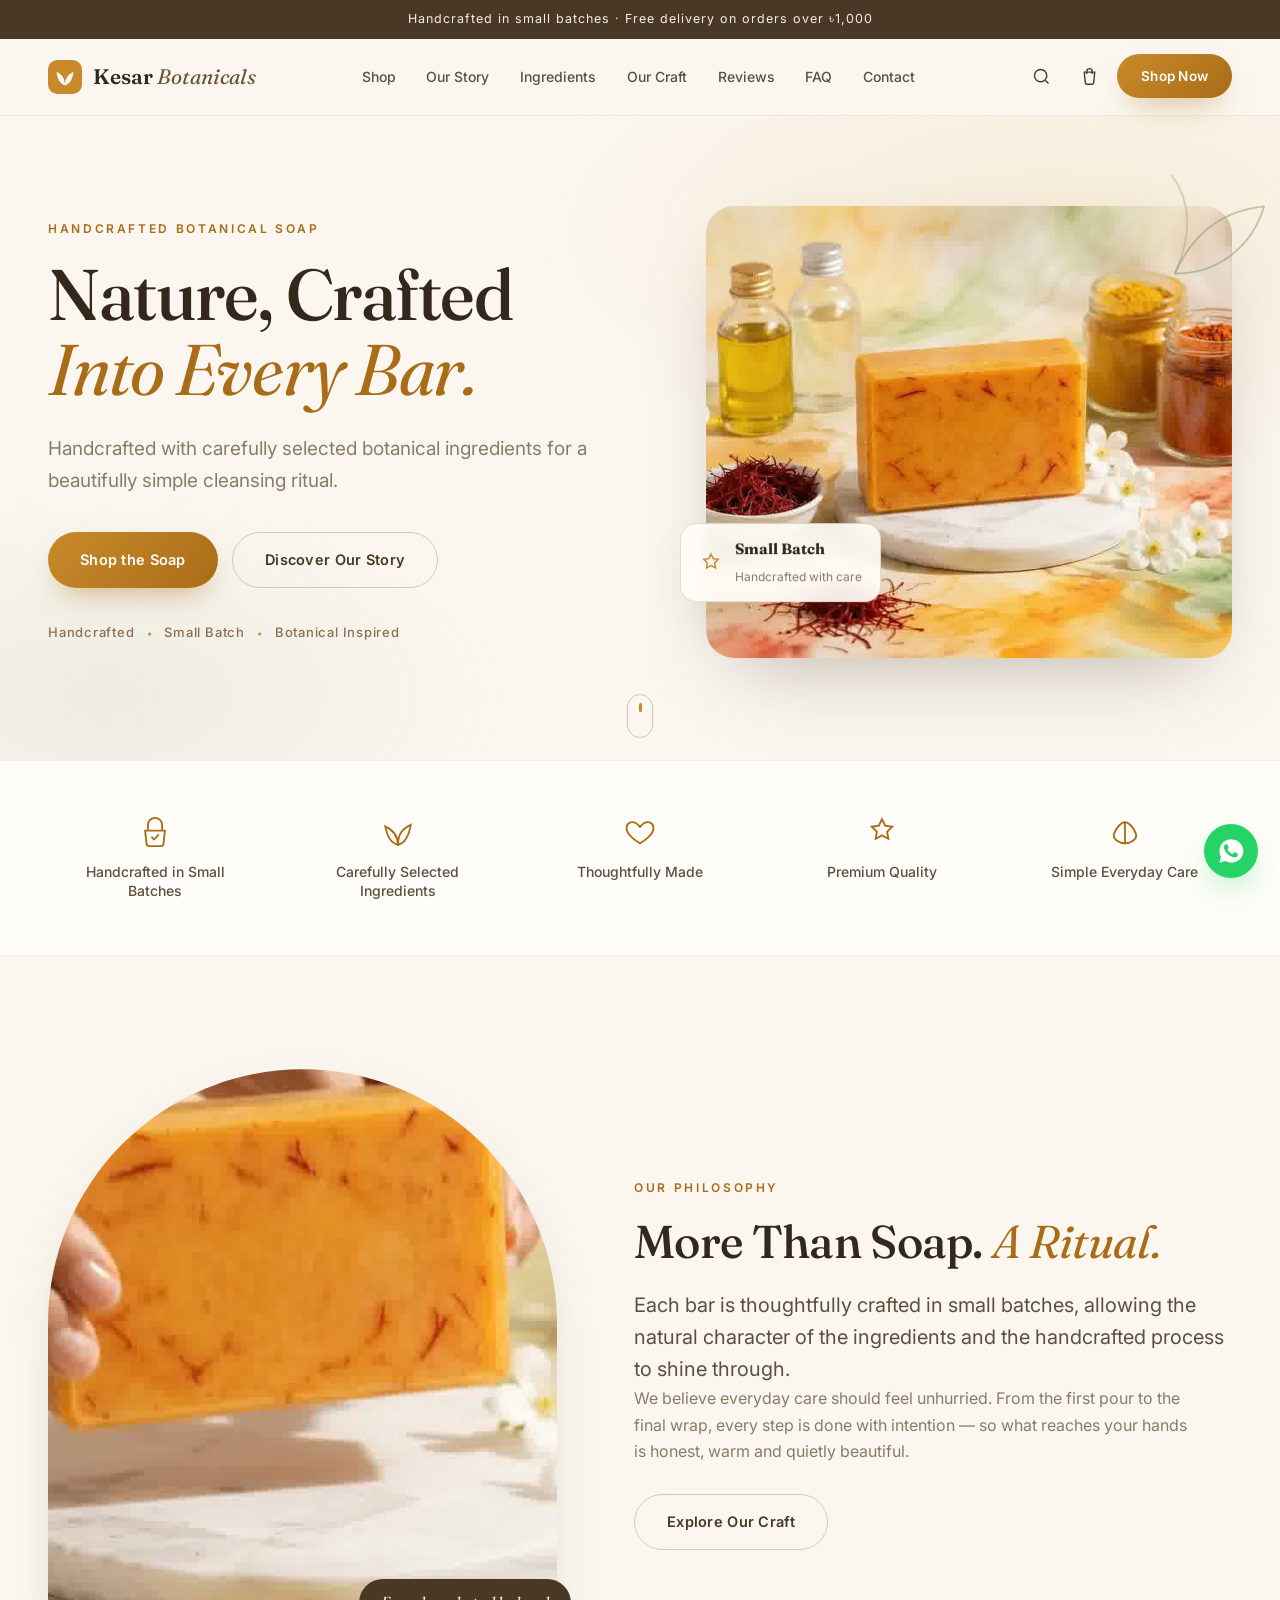
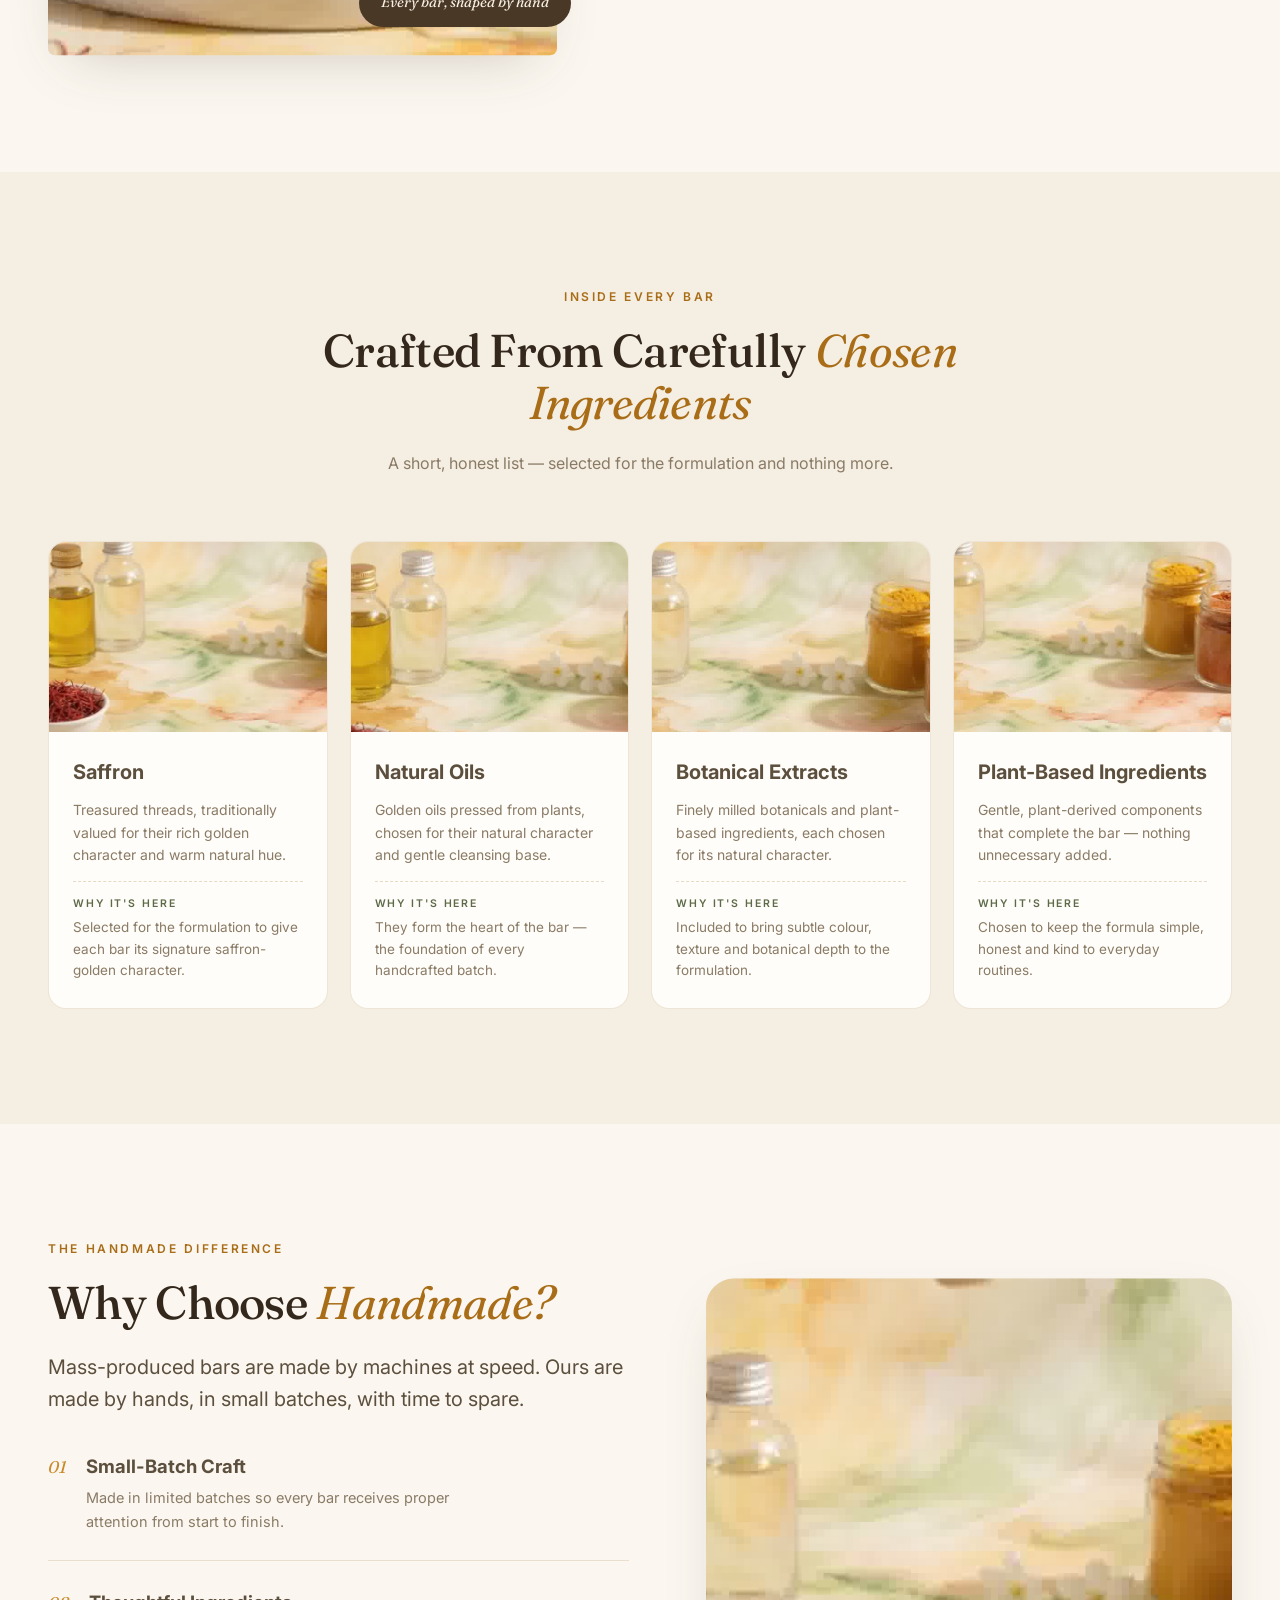
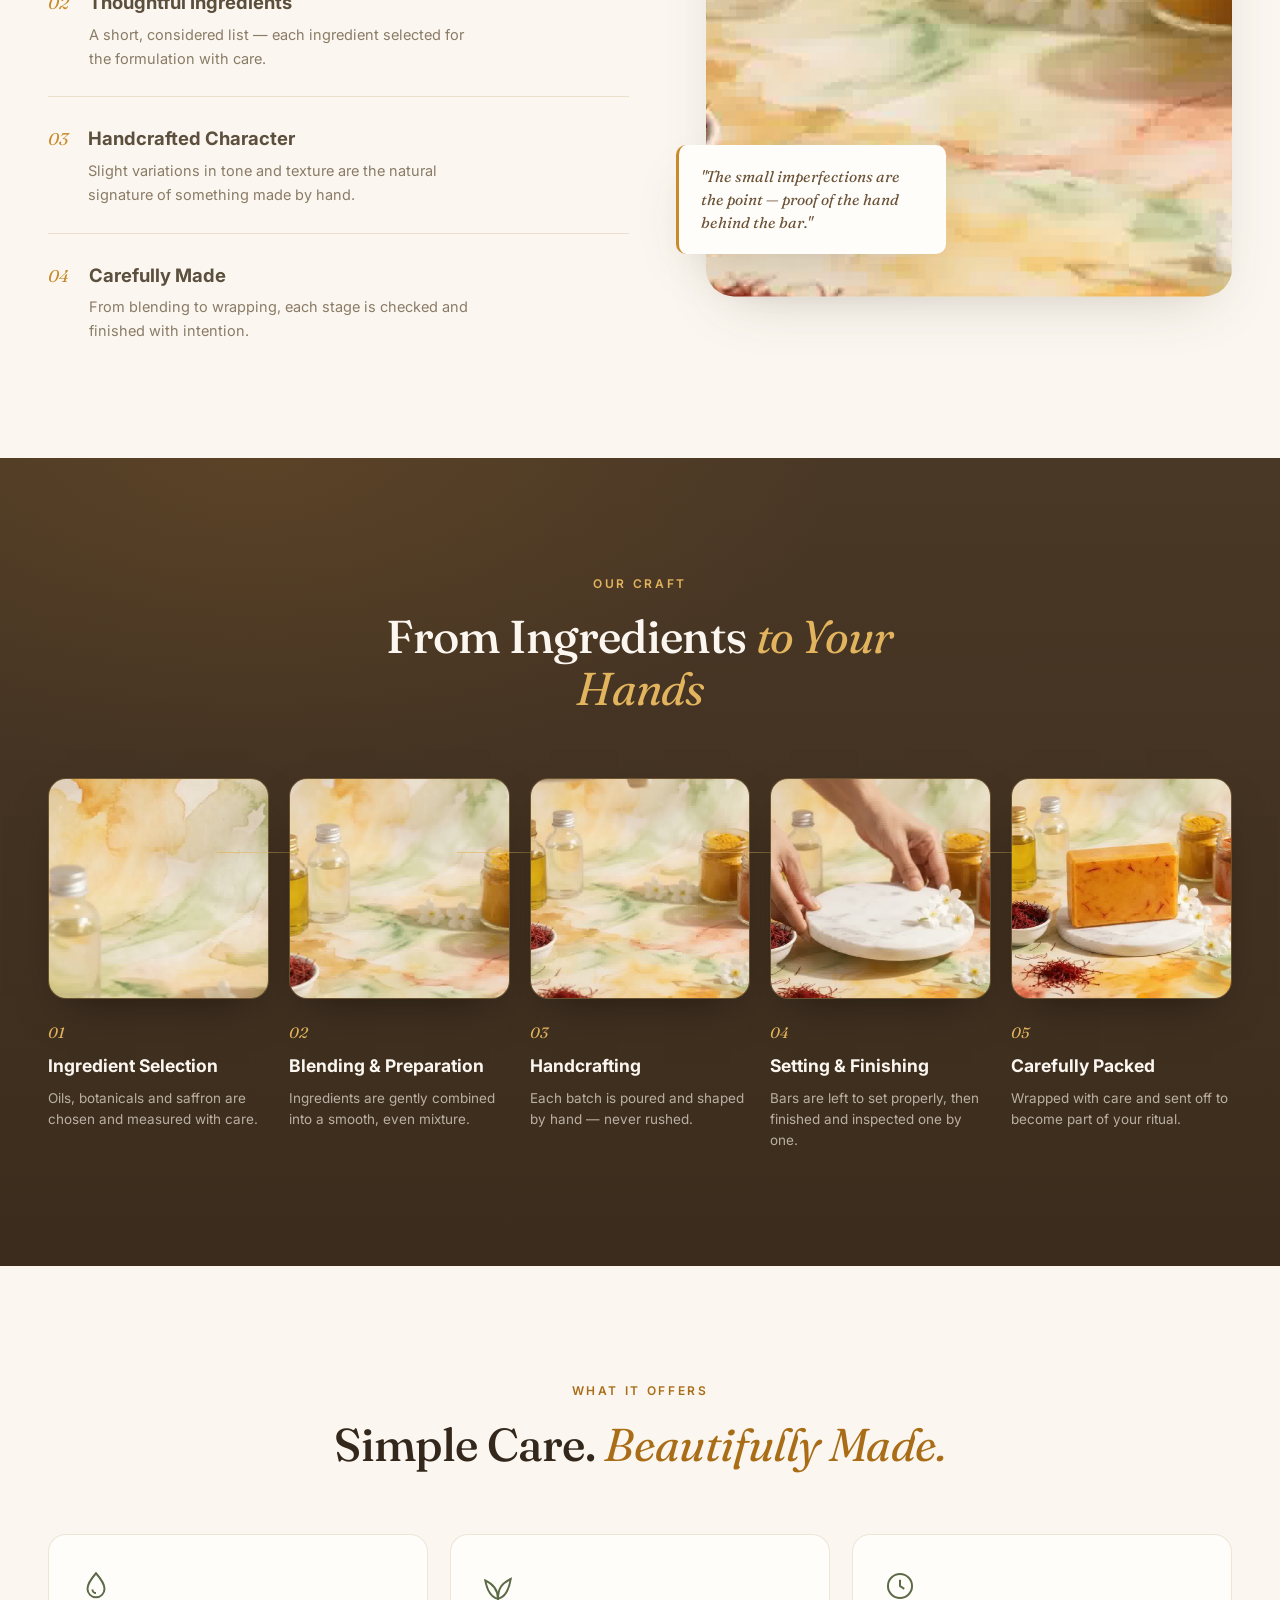
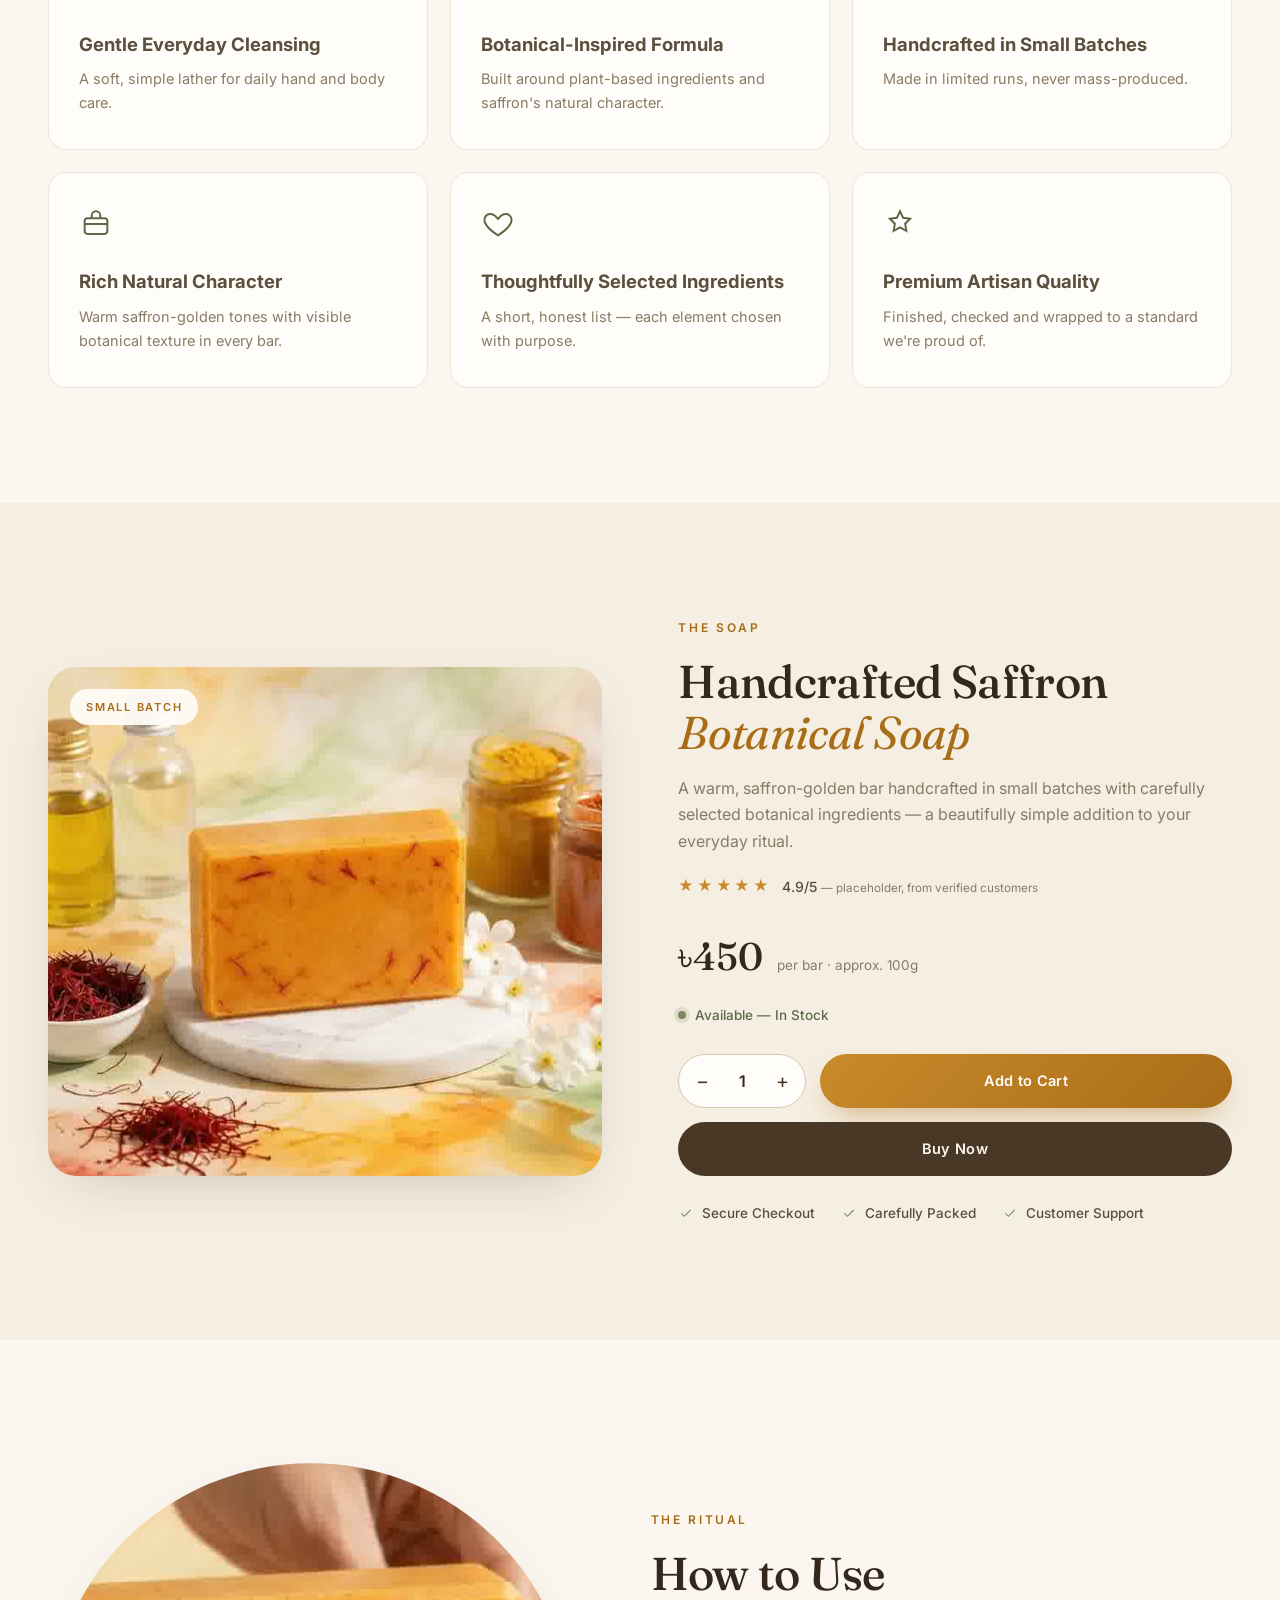
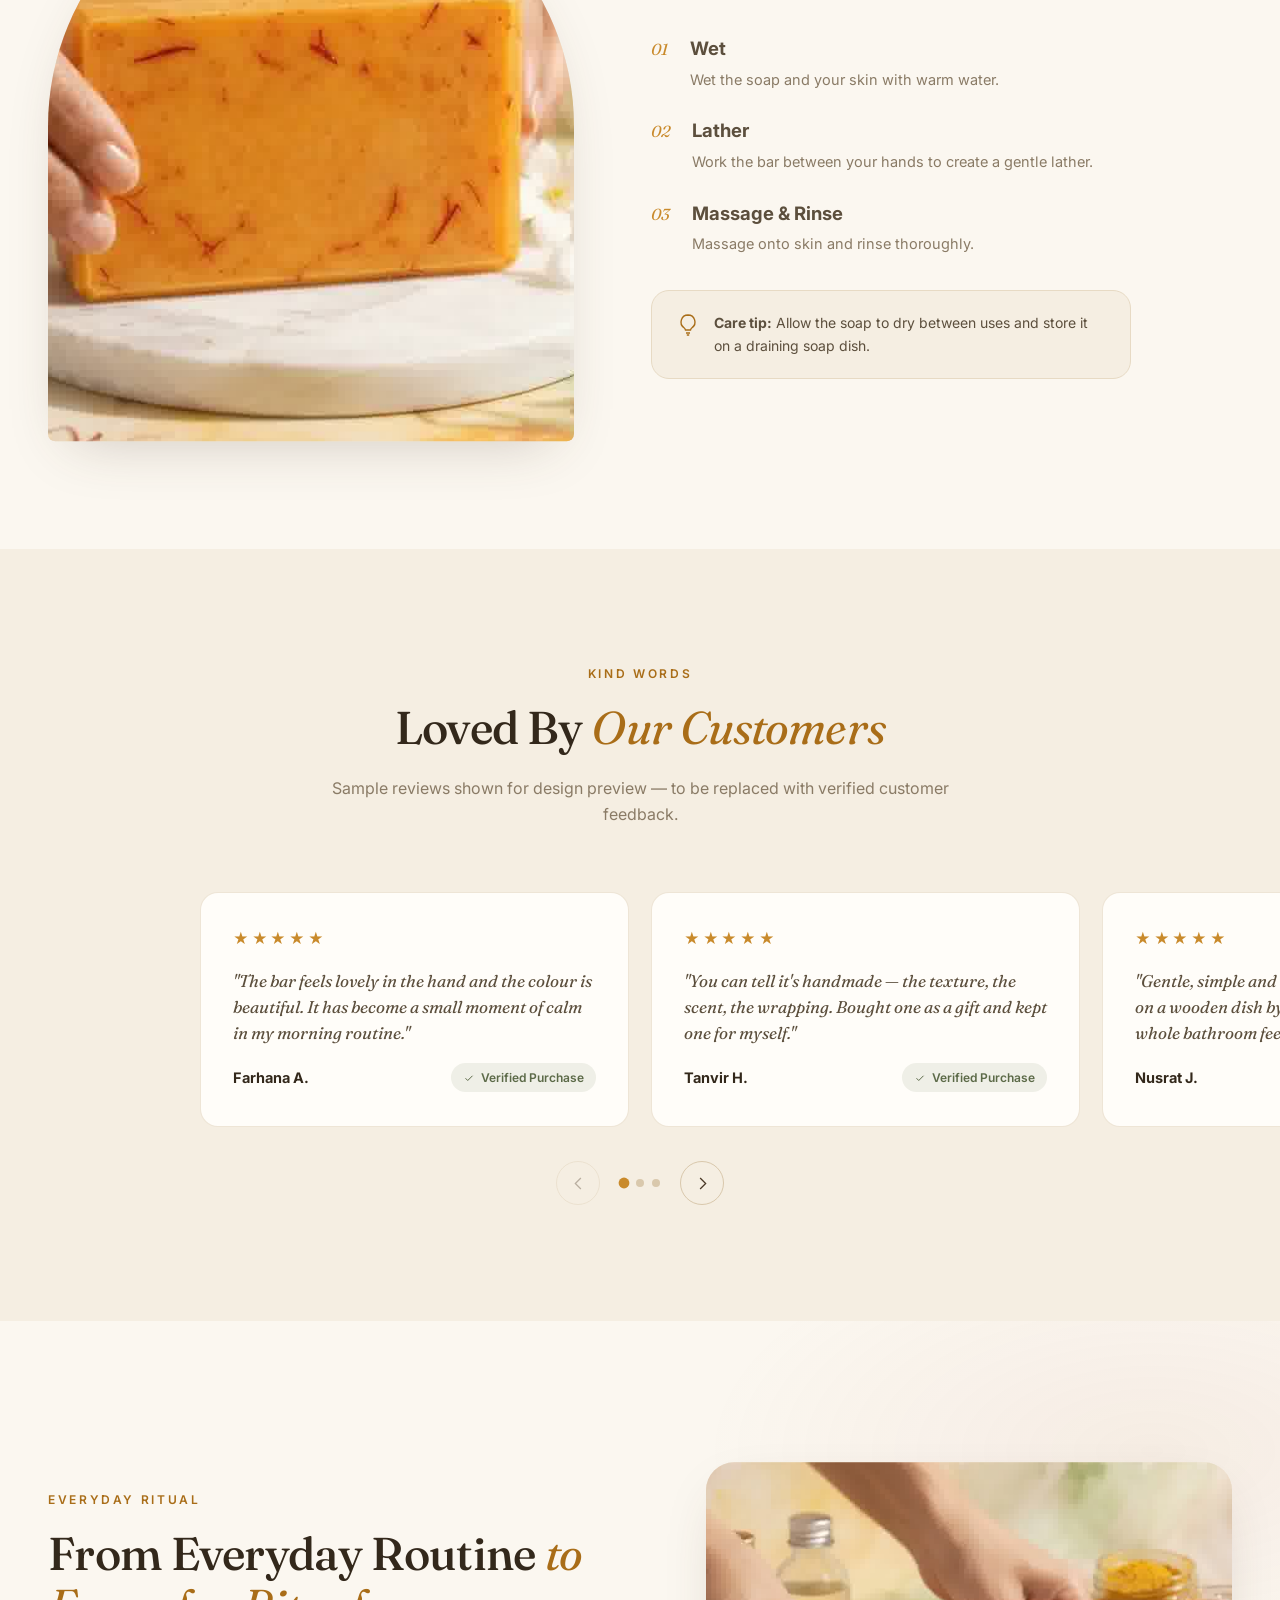
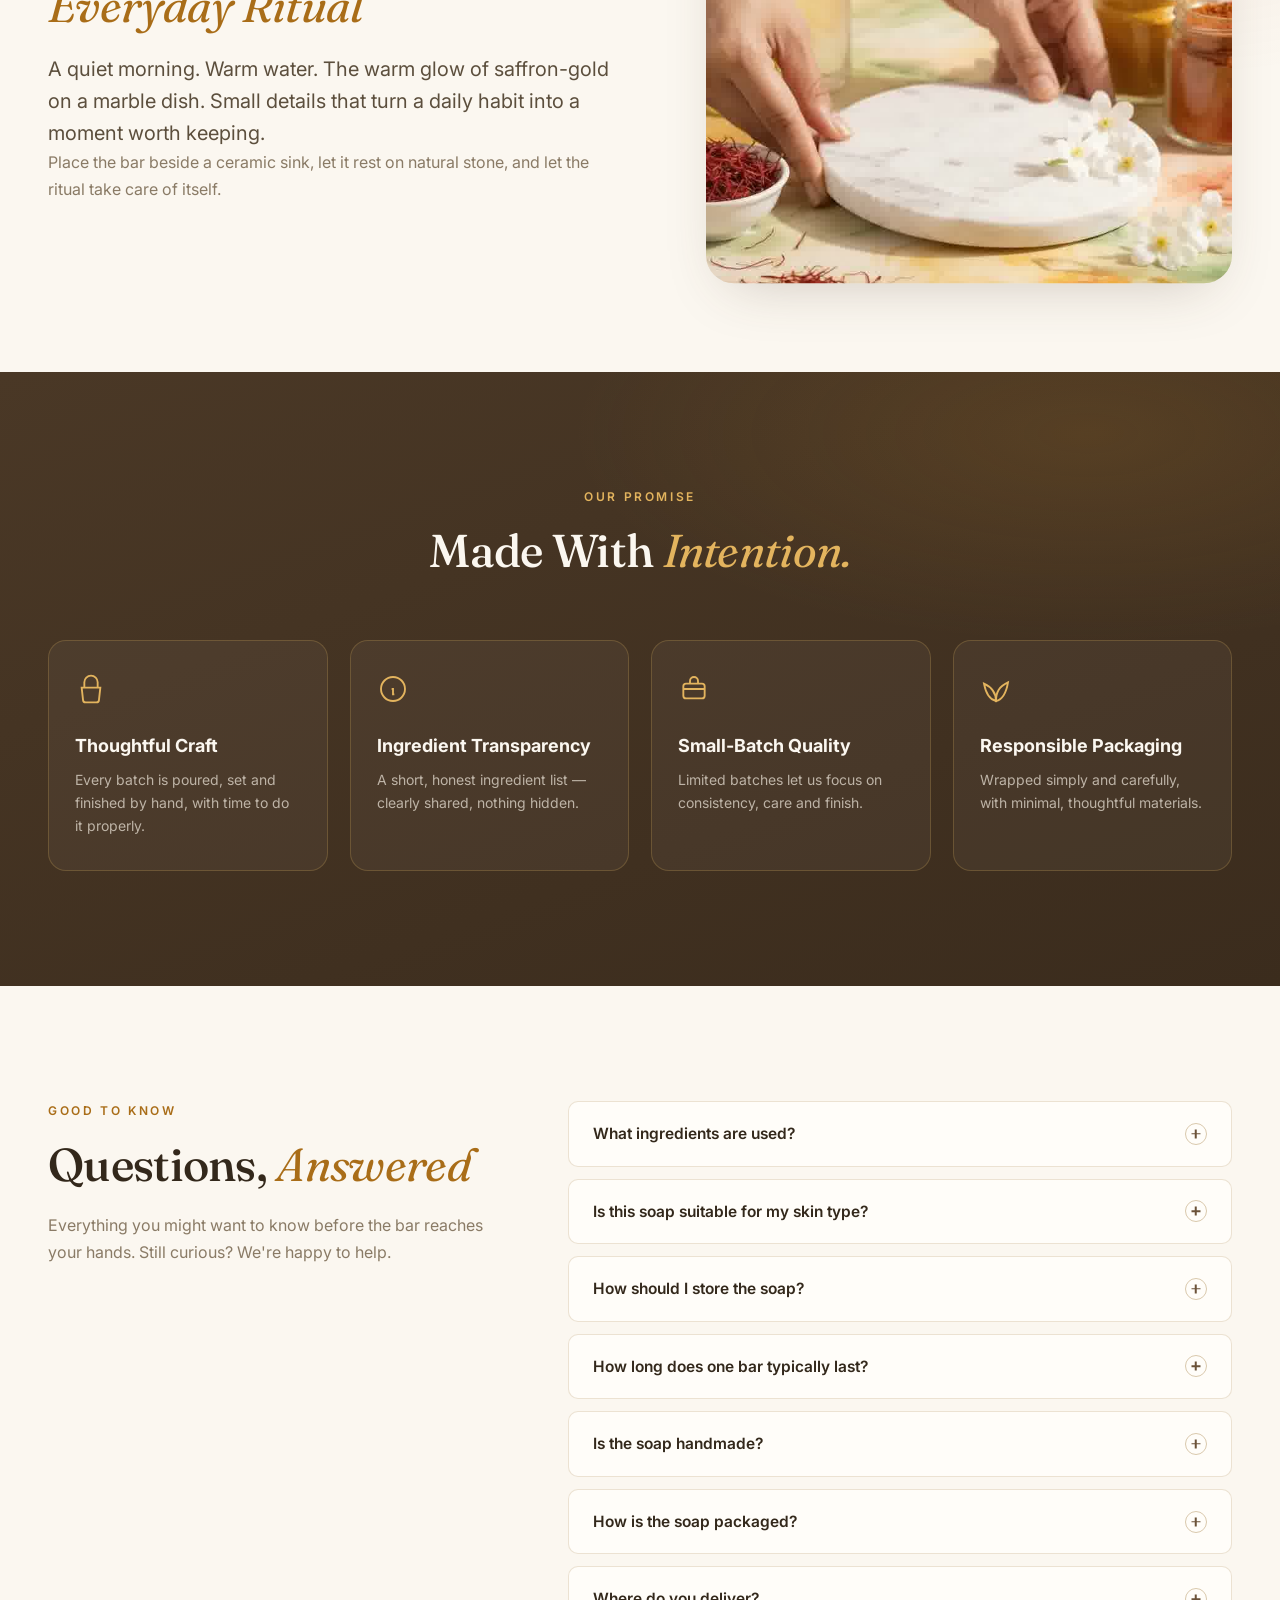
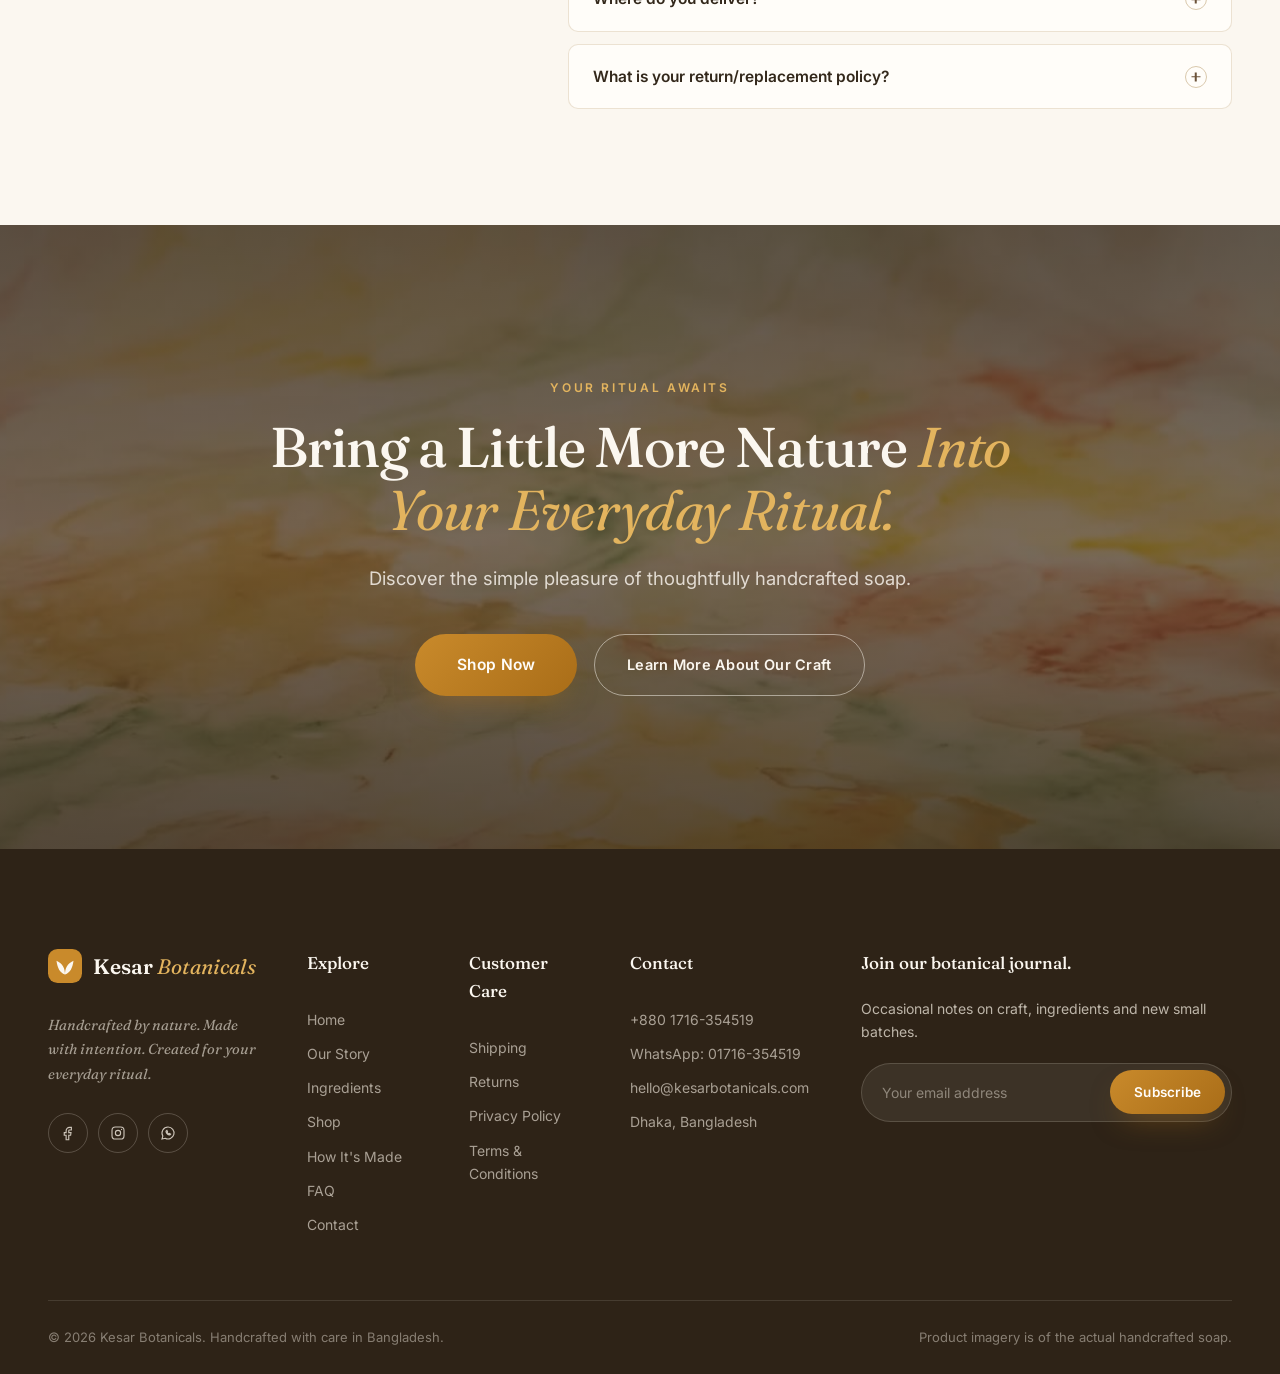
<file: index.html>
<!DOCTYPE html>
<html lang="en">
<head>
<meta charset="UTF-8">
<meta name="viewport" content="width=device-width, initial-scale=1.0">
<title>Kesar Botanicals — Handcrafted Saffron Botanical Soap</title>
<meta name="description" content="Handcrafted saffron botanical soap, made in small batches with carefully selected natural ingredients. Nature, crafted into every bar.">
<link rel="icon" href="data:image/svg+xml,<svg xmlns='http://www.w3.org/2000/svg' viewBox='0 0 32 32'><rect width='32' height='32' rx='8' fill='%23C98A2B'/><path d='M16 24c0-6 2-10 8-13-1 7-3 11-8 13zm0 0c0-6-2-10-8-13 1 7 3 11 8 13z' fill='%23FBF7F0'/></svg>">
<link rel="preconnect" href="https://fonts.googleapis.com">
<link rel="preconnect" href="https://fonts.gstatic.com" crossorigin>
<link href="https://fonts.googleapis.com/css2?family=Fraunces:ital,opsz,wght@0,9..144,300;0,9..144,400;0,9..144,500;0,9..144,600;1,9..144,300;1,9..144,400;1,9..144,500&family=Inter:wght@300;400;500;600&display=swap" rel="stylesheet">
<link rel="stylesheet" href="css/style.css">
</head>
<body>

<!-- ============ ANNOUNCEMENT BAR ============ -->
<div class="announce">Handcrafted in small batches · Free delivery on orders over ৳1,000</div>

<!-- ============ NAVIGATION ============ -->
<header class="nav" id="nav">
  <div class="container nav__inner">
    <a href="#hero" class="nav__logo" aria-label="Kesar Botanicals home">
      <svg viewBox="0 0 32 32" class="nav__logo-mark" aria-hidden="true"><rect width="32" height="32" rx="9" fill="var(--saffron)"/><path d="M16 24c0-6 2-10 8-13-1 7-3 11-8 13zm0 0c0-6-2-10-8-13 1 7 3 11 8 13z" fill="var(--ivory)"/></svg>
      <span>Kesar<em> Botanicals</em></span>
    </a>

    <nav class="nav__links" id="navLinks" aria-label="Primary">
      <a href="#shop">Shop</a>
      <a href="#story">Our Story</a>
      <a href="#ingredients">Ingredients</a>
      <a href="#craft">Our Craft</a>
      <a href="#reviews">Reviews</a>
      <a href="#faq">FAQ</a>
      <a href="#contact">Contact</a>
    </nav>

    <div class="nav__actions">
      <button class="icon-btn" aria-label="Search">
        <svg viewBox="0 0 24 24" fill="none" stroke="currentColor" stroke-width="1.6"><circle cx="11" cy="11" r="7"/><path d="M20 20l-3.5-3.5"/></svg>
      </button>
      <button class="icon-btn cart-btn" id="cartBtn" aria-label="Cart">
        <svg viewBox="0 0 24 24" fill="none" stroke="currentColor" stroke-width="1.6"><path d="M6 7h12l-1.2 12.2a1.8 1.8 0 0 1-1.8 1.6H9a1.8 1.8 0 0 1-1.8-1.6L6 7z"/><path d="M9 9V6a3 3 0 0 1 6 0v3"/></svg>
        <span class="cart-count" id="cartCount">0</span>
      </button>
      <a href="#shop" class="btn btn--primary btn--sm nav__cta">Shop Now</a>
      <button class="icon-btn nav__burger" id="burger" aria-label="Menu" aria-expanded="false">
        <svg viewBox="0 0 24 24" fill="none" stroke="currentColor" stroke-width="1.6"><path d="M4 7h16M4 12h16M4 17h16"/></svg>
      </button>
    </div>
  </div>
</header>

<!-- ============ 01 · HERO ============ -->
<section class="hero" id="hero">
  <div class="container hero__grid">
    <div class="hero__content">
      <p class="eyebrow reveal">Handcrafted Botanical Soap</p>
      <h1 class="hero__title reveal d1">Nature, Crafted <em>Into Every Bar.</em></h1>
      <p class="hero__sub reveal d2">Handcrafted with carefully selected botanical ingredients for a beautifully simple cleansing ritual.</p>
      <div class="hero__cta reveal d3">
        <a href="#shop" class="btn btn--primary">Shop the Soap</a>
        <a href="#story" class="btn btn--ghost">Discover Our Story</a>
      </div>
      <p class="hero__trust reveal d4">
        <span>Handcrafted</span><i>•</i><span>Small Batch</span><i>•</i><span>Botanical Inspired</span>
      </p>
    </div>

    <div class="hero__visual reveal d2">
      <div class="hero__frame" data-parallax="0.05">
        <img src="Images-jpg/Images/ezgif-frame-300.jpg" alt="Handcrafted saffron botanical soap resting on a marble dish, styled with saffron threads, natural oils and white blossoms" fetchpriority="high">
      </div>
      <div class="hero__badge" data-parallax="0.12">
        <svg viewBox="0 0 24 24" fill="none" stroke="currentColor" stroke-width="1.5" aria-hidden="true"><path d="M12 3l2.2 4.6 5 .7-3.6 3.5.9 5-4.5-2.4L7.5 16.8l.9-5L4.8 8.3l5-.7L12 3z"/></svg>
        <div><strong>Small Batch</strong><span>Handcrafted with care</span></div>
      </div>
      <svg class="hero__leaf" viewBox="0 0 120 120" aria-hidden="true"><path d="M60 110C60 70 75 40 110 20c5 40-15 75-50 90z" fill="none" stroke="var(--green)" stroke-width="1.4" opacity=".55"/><path d="M60 110C60 75 50 45 20 28" fill="none" stroke="var(--green)" stroke-width="1.2" opacity=".4"/></svg>
    </div>
  </div>
  <a href="#promise" class="hero__scroll" aria-label="Scroll to content"><span></span></a>
</section>

<!-- ============ 02 · TRUST / BRAND PROMISE ============ -->
<section class="promise" id="promise">
  <div class="container">
    <ul class="promise__grid">
      <li class="promise__item reveal">
        <svg viewBox="0 0 24 24" fill="none" stroke="currentColor" stroke-width="1.4"><path d="M7 11V7a5 5 0 0 1 10 0v4"/><path d="M5 11h14l-1 9a2 2 0 0 1-2 2H8a2 2 0 0 1-2-2l-1-9z"/><path d="M9.5 15.5l1.8 1.8 3.4-3.6"/></svg>
        <h3>Handcrafted in Small Batches</h3>
      </li>
      <li class="promise__item reveal d1">
        <svg viewBox="0 0 24 24" fill="none" stroke="currentColor" stroke-width="1.4"><path d="M12 21c0-7 2.5-11 9-14-1.5 9-4.5 13-9 14z"/><path d="M12 21C12 15 9.5 11 3 8c1.5 8 4.5 12 9 13z"/></svg>
        <h3>Carefully Selected Ingredients</h3>
      </li>
      <li class="promise__item reveal d2">
        <svg viewBox="0 0 24 24" fill="none" stroke="currentColor" stroke-width="1.4"><path d="M12 20s-7-4.3-9-8.5C1.5 8 3.5 5 6.5 5c2 0 3.7 1.2 5.5 3.4C13.8 6.2 15.5 5 17.5 5c3 0 5 3 3.5 6.5-2 4.2-9 8.5-9 8.5z"/></svg>
        <h3>Thoughtfully Made</h3>
      </li>
      <li class="promise__item reveal d3">
        <svg viewBox="0 0 24 24" fill="none" stroke="currentColor" stroke-width="1.4"><path d="M12 3l2.2 4.6 5 .7-3.6 3.5.9 5-4.5-2.4L7.5 16.8l.9-5L4.8 8.3l5-.7L12 3z"/></svg>
        <h3>Premium Quality</h3>
      </li>
      <li class="promise__item reveal d4">
        <svg viewBox="0 0 24 24" fill="none" stroke="currentColor" stroke-width="1.4"><path d="M4 14c2-6 6-9 8-9s6 3 8 9"/><path d="M4 14c0 3.3 3.6 6 8 6s8-2.7 8-6"/><path d="M12 5v15"/></svg>
        <h3>Simple Everyday Care</h3>
      </li>
    </ul>
  </div>
</section>

<!-- ============ 03 · PRODUCT STORY ============ -->
<section class="story section" id="story">
  <div class="container story__grid">
    <div class="story__visual reveal">
      <div class="frame frame--arch" data-parallax="0.04">
        <img src="Images-jpg/Images/ezgif-frame-199.jpg" alt="Hands holding the handcrafted saffron soap above a marble dish" loading="lazy">
      </div>
      <div class="story__chip">Every bar, shaped by hand</div>
    </div>
    <div class="story__content">
      <p class="eyebrow reveal">Our Philosophy</p>
      <h2 class="h2 reveal d1">More Than Soap. <em>A Ritual.</em></h2>
      <p class="lead reveal d2">Each bar is thoughtfully crafted in small batches, allowing the natural character of the ingredients and the handcrafted process to shine through.</p>
      <p class="body reveal d3">We believe everyday care should feel unhurried. From the first pour to the final wrap, every step is done with intention — so what reaches your hands is honest, warm and quietly beautiful.</p>
      <a href="#craft" class="btn btn--ghost reveal d4">Explore Our Craft</a>
    </div>
  </div>
</section>

<!-- ============ 04 · INGREDIENTS ============ -->
<section class="ingredients section section--cream" id="ingredients">
  <div class="container">
    <div class="section-head">
      <p class="eyebrow reveal">Inside Every Bar</p>
      <h2 class="h2 reveal d1">Crafted From Carefully <em>Chosen Ingredients</em></h2>
      <p class="section-head__sub reveal d2">A short, honest list — selected for the formulation and nothing more.</p>
    </div>

    <div class="ing-grid">
      <article class="ing-card reveal">
        <div class="ing-card__img"><img src="Images-jpg/Images/ezgif-frame-150.jpg" alt="Bowl of deep red saffron threads" style="object-position:14% 80%" loading="lazy"></div>
        <div class="ing-card__body">
          <h3>Saffron</h3>
          <p>Treasured threads, traditionally valued for their rich golden character and warm natural hue.</p>
          <p class="ing-card__why"><span>Why it's here</span>Selected for the formulation to give each bar its signature saffron-golden character.</p>
        </div>
      </article>

      <article class="ing-card reveal d1">
        <div class="ing-card__img"><img src="Images-jpg/Images/ezgif-frame-100.jpg" alt="Bottles of golden natural oils" style="object-position:24% 42%" loading="lazy"></div>
        <div class="ing-card__body">
          <h3>Natural Oils</h3>
          <p>Golden oils pressed from plants, chosen for their natural character and gentle cleansing base.</p>
          <p class="ing-card__why"><span>Why it's here</span>They form the heart of the bar — the foundation of every handcrafted batch.</p>
        </div>
      </article>

      <article class="ing-card reveal d2">
        <div class="ing-card__img"><img src="Images-jpg/Images/ezgif-frame-100.jpg" alt="Jars of finely milled botanical powders" style="object-position:86% 42%" loading="lazy"></div>
        <div class="ing-card__body">
          <h3>Botanical Extracts</h3>
          <p>Finely milled botanicals and plant-based ingredients, each chosen for its natural character.</p>
          <p class="ing-card__why"><span>Why it's here</span>Included to bring subtle colour, texture and botanical depth to the formulation.</p>
        </div>
      </article>

      <article class="ing-card reveal d3">
        <div class="ing-card__img"><img src="Images-jpg/Images/ezgif-frame-150.jpg" alt="Delicate white jasmine blossoms" style="object-position:82% 88%" loading="lazy"></div>
        <div class="ing-card__body">
          <h3>Plant-Based Ingredients</h3>
          <p>Gentle, plant-derived components that complete the bar — nothing unnecessary added.</p>
          <p class="ing-card__why"><span>Why it's here</span>Chosen to keep the formula simple, honest and kind to everyday routines.</p>
        </div>
      </article>
    </div>
  </div>
</section>

<!-- ============ 05 · WHY HANDMADE ============ -->
<section class="why section" id="why">
  <div class="container why__grid">
    <div class="why__content">
      <p class="eyebrow reveal">The Handmade Difference</p>
      <h2 class="h2 reveal d1">Why Choose <em>Handmade?</em></h2>
      <p class="lead reveal d2">Mass-produced bars are made by machines at speed. Ours are made by hands, in small batches, with time to spare.</p>

      <ul class="why__list">
        <li class="reveal d2">
          <span class="why__num">01</span>
          <div><h3>Small-Batch Craft</h3><p>Made in limited batches so every bar receives proper attention from start to finish.</p></div>
        </li>
        <li class="reveal d3">
          <span class="why__num">02</span>
          <div><h3>Thoughtful Ingredients</h3><p>A short, considered list — each ingredient selected for the formulation with care.</p></div>
        </li>
        <li class="reveal d4">
          <span class="why__num">03</span>
          <div><h3>Handcrafted Character</h3><p>Slight variations in tone and texture are the natural signature of something made by hand.</p></div>
        </li>
        <li class="reveal d5">
          <span class="why__num">04</span>
          <div><h3>Carefully Made</h3><p>From blending to wrapping, each stage is checked and finished with intention.</p></div>
        </li>
      </ul>
    </div>

    <div class="why__visual reveal d2">
      <div class="frame frame--tall" data-parallax="0.05">
        <img src="Images-jpg/Images/ezgif-frame-150.jpg" alt="Botanical powders, saffron threads and blossoms arranged on a hand-painted surface" loading="lazy">
      </div>
      <div class="why__quote">
        <p>"The small imperfections are the point — proof of the hand behind the bar."</p>
      </div>
    </div>
  </div>
</section>

<!-- ============ 06 · HOW IT'S MADE ============ -->
<section class="craft section section--deep" id="craft">
  <div class="container">
    <div class="section-head">
      <p class="eyebrow eyebrow--light reveal">Our Craft</p>
      <h2 class="h2 h2--light reveal d1">From Ingredients <em>to Your Hands</em></h2>
    </div>

    <ol class="steps">
      <li class="step reveal">
        <div class="step__img"><img src="Images-jpg/Images/ezgif-frame-050.jpg" alt="Golden oils and ingredient bottles gathered for a new batch" loading="lazy"></div>
        <span class="step__num">01</span>
        <h3>Ingredient Selection</h3>
        <p>Oils, botanicals and saffron are chosen and measured with care.</p>
      </li>
      <li class="step reveal d1">
        <div class="step__img"><img src="Images-jpg/Images/ezgif-frame-100.jpg" alt="Natural oils and botanical powders prepared for blending" loading="lazy"></div>
        <span class="step__num">02</span>
        <h3>Blending &amp; Preparation</h3>
        <p>Ingredients are gently combined into a smooth, even mixture.</p>
      </li>
      <li class="step reveal d2">
        <div class="step__img"><img src="Images-jpg/Images/ezgif-frame-150.jpg" alt="The full handcrafting table with saffron, oils and botanicals" loading="lazy"></div>
        <span class="step__num">03</span>
        <h3>Handcrafting</h3>
        <p>Each batch is poured and shaped by hand — never rushed.</p>
      </li>
      <li class="step reveal d3">
        <div class="step__img"><img src="Images-jpg/Images/ezgif-frame-180.jpg" alt="Marble dish set among ingredients for setting and finishing" loading="lazy"></div>
        <span class="step__num">04</span>
        <h3>Setting &amp; Finishing</h3>
        <p>Bars are left to set properly, then finished and inspected one by one.</p>
      </li>
      <li class="step reveal d4">
        <div class="step__img"><img src="Images-jpg/Images/ezgif-frame-280.jpg" alt="Finished saffron soap bar presented on marble with botanicals" loading="lazy"></div>
        <span class="step__num">05</span>
        <h3>Carefully Packed</h3>
        <p>Wrapped with care and sent off to become part of your ritual.</p>
      </li>
    </ol>
  </div>
</section>

<!-- ============ 07 · BENEFITS ============ -->
<section class="benefits section">
  <div class="container">
    <div class="section-head">
      <p class="eyebrow reveal">What It Offers</p>
      <h2 class="h2 reveal d1">Simple Care. <em>Beautifully Made.</em></h2>
    </div>

    <div class="benefits__grid">
      <div class="benefit reveal">
        <svg viewBox="0 0 24 24" fill="none" stroke="currentColor" stroke-width="1.4"><path d="M12 3c3.5 4 6 7.5 6 11a6 6 0 0 1-12 0c0-3.5 2.5-7 6-11z"/><path d="M9.5 14.5a2.5 2.5 0 0 0 2.5 2.5"/></svg>
        <h3>Gentle Everyday Cleansing</h3>
        <p>A soft, simple lather for daily hand and body care.</p>
      </div>
      <div class="benefit reveal d1">
        <svg viewBox="0 0 24 24" fill="none" stroke="currentColor" stroke-width="1.4"><path d="M12 21c0-7 2.5-11 9-14-1.5 9-4.5 13-9 14z"/><path d="M12 21C12 15 9.5 11 3 8c1.5 8 4.5 12 9 13z"/></svg>
        <h3>Botanical-Inspired Formula</h3>
        <p>Built around plant-based ingredients and saffron's natural character.</p>
      </div>
      <div class="benefit reveal d2">
        <svg viewBox="0 0 24 24" fill="none" stroke="currentColor" stroke-width="1.4"><circle cx="12" cy="12" r="8.5"/><path d="M12 7.5V12l3 2"/></svg>
        <h3>Handcrafted in Small Batches</h3>
        <p>Made in limited runs, never mass-produced.</p>
      </div>
      <div class="benefit reveal d3">
        <svg viewBox="0 0 24 24" fill="none" stroke="currentColor" stroke-width="1.4"><rect x="4" y="8" width="16" height="11" rx="2"/><path d="M4 12h16M9 8V6a3 3 0 0 1 6 0v2"/></svg>
        <h3>Rich Natural Character</h3>
        <p>Warm saffron-golden tones with visible botanical texture in every bar.</p>
      </div>
      <div class="benefit reveal d4">
        <svg viewBox="0 0 24 24" fill="none" stroke="currentColor" stroke-width="1.4"><path d="M12 20s-7-4.3-9-8.5C1.5 8 3.5 5 6.5 5c2 0 3.7 1.2 5.5 3.4C13.8 6.2 15.5 5 17.5 5c3 0 5 3 3.5 6.5-2 4.2-9 8.5-9 8.5z"/></svg>
        <h3>Thoughtfully Selected Ingredients</h3>
        <p>A short, honest list — each element chosen with purpose.</p>
      </div>
      <div class="benefit reveal d5">
<svg viewBox="0 0 24 24" fill="none" stroke="currentColor" stroke-width="1.4"><path d="M12 3l2.2 4.6 5 .7-3.6 3.5.9 5-4.5-2.4L7.5 16.8l.9-5L4.8 8.3l5-.7L12 3z"/></svg>
        <h3>Premium Artisan Quality</h3>
        <p>Finished, checked and wrapped to a standard we're proud of.</p>
      </div>
    </div>
  </div>
</section>

<!-- ============ 08 · PRODUCT SHOWCASE / SHOP ============ -->
<section class="shop section section--cream" id="shop">
  <div class="container shop__grid">
    <div class="shop__visual reveal">
      <div class="frame frame--soft">
        <img src="Images-jpg/Images/ezgif-frame-280.jpg" alt="Handcrafted Saffron Botanical Soap on a marble dish surrounded by saffron threads, oils and botanical powders" loading="lazy">
      </div>
      <span class="shop__flag">Small Batch</span>
    </div>

    <div class="shop__panel">
      <p class="eyebrow reveal">The Soap</p>
      <h2 class="h2 reveal d1">Handcrafted Saffron <em>Botanical Soap</em></h2>
      <p class="body reveal d2">A warm, saffron-golden bar handcrafted in small batches with carefully selected botanical ingredients — a beautifully simple addition to your everyday ritual.</p>

      <div class="shop__rating reveal d2" aria-label="Rated 4.9 out of 5">
        <span class="stars" aria-hidden="true">★★★★★</span>
        <span class="shop__rating-text">4.9/5 <small>— placeholder, from verified customers</small></span>
      </div>

      <div class="shop__price reveal d3">
        <span class="price">৳450</span><!-- placeholder price — replace with final pricing -->
        <span class="price-note">per bar · approx. 100g</span>
      </div>

      <div class="shop__stock reveal d3"><span class="dot"></span>Available — In Stock</div>

      <div class="shop__actions reveal d4">
        <div class="qty" role="group" aria-label="Quantity">
          <button id="qtyMinus" aria-label="Decrease quantity">−</button>
          <span id="qtyValue">1</span>
          <button id="qtyPlus" aria-label="Increase quantity">+</button>
        </div>
        <button class="btn btn--primary btn--wide" id="addToCart">Add to Cart</button>
      </div>
      <button class="btn btn--dark btn--wide reveal d4" id="buyNow">Buy Now</button>

      <ul class="shop__assurances reveal d5">
        <li><svg viewBox="0 0 24 24" fill="none" stroke="currentColor" stroke-width="1.6"><path d="M5 12.5l4.5 4.5L19 7.5"/></svg>Secure Checkout</li>
        <li><svg viewBox="0 0 24 24" fill="none" stroke="currentColor" stroke-width="1.6"><path d="M5 12.5l4.5 4.5L19 7.5"/></svg>Carefully Packed</li>
        <li><svg viewBox="0 0 24 24" fill="none" stroke="currentColor" stroke-width="1.6"><path d="M5 12.5l4.5 4.5L19 7.5"/></svg>Customer Support</li>
      </ul>
    </div>
  </div>
</section>

<!-- ============ 09 · HOW TO USE ============ -->
<section class="howto section">
  <div class="container howto__grid">
    <div class="howto__visual reveal">
      <div class="frame frame--arch" data-parallax="0.04">
        <img src="Images-jpg/Images/ezgif-frame-215.jpg" alt="Hands placing the saffron soap onto a marble dish" loading="lazy">
      </div>
    </div>
    <div class="howto__content">
      <p class="eyebrow reveal">The Ritual</p>
      <h2 class="h2 reveal d1">How to Use</h2>
      <ol class="howto__steps">
        <li class="reveal d2"><span>01</span><div><h3>Wet</h3><p>Wet the soap and your skin with warm water.</p></div></li>
        <li class="reveal d3"><span>02</span><div><h3>Lather</h3><p>Work the bar between your hands to create a gentle lather.</p></div></li>
        <li class="reveal d4"><span>03</span><div><h3>Massage &amp; Rinse</h3><p>Massage onto skin and rinse thoroughly.</p></div></li>
      </ol>
      <div class="howto__tip reveal d5">
        <svg viewBox="0 0 24 24" fill="none" stroke="currentColor" stroke-width="1.4"><path d="M12 2a7 7 0 0 1 4 12.7c-.8.6-1.3 1.4-1.5 2.3h-5c-.2-.9-.7-1.7-1.5-2.3A7 7 0 0 1 12 2z"/><path d="M10 20h4M10.8 22h2.4"/></svg>
        <p><strong>Care tip:</strong> Allow the soap to dry between uses and store it on a draining soap dish.</p>
      </div>
    </div>
  </div>
</section>

<!-- ============ 10 · TESTIMONIALS ============ -->
<section class="reviews section section--cream" id="reviews">
  <div class="container">
    <div class="section-head">
      <p class="eyebrow reveal">Kind Words</p>
      <h2 class="h2 reveal d1">Loved By <em>Our Customers</em></h2>
      <p class="section-head__sub reveal d2">Sample reviews shown for design preview — to be replaced with verified customer feedback.</p>
    </div>

    <div class="carousel reveal d2">
      <div class="carousel__track" id="carouselTrack">
        <article class="t-card">
          <span class="stars" aria-hidden="true">★★★★★</span>
          <p>"The bar feels lovely in the hand and the colour is beautiful. It has become a small moment of calm in my morning routine."</p>
          <footer><strong>Farhana A.</strong><span class="verified"><svg viewBox="0 0 24 24" fill="none" stroke="currentColor" stroke-width="2"><path d="M5 12.5l4.5 4.5L19 7.5"/></svg>Verified Purchase</span></footer>
        </article>
        <article class="t-card">
          <span class="stars" aria-hidden="true">★★★★★</span>
          <p>"You can tell it's handmade — the texture, the scent, the wrapping. Bought one as a gift and kept one for myself."</p>
          <footer><strong>Tanvir H.</strong><span class="verified"><svg viewBox="0 0 24 24" fill="none" stroke="currentColor" stroke-width="2"><path d="M5 12.5l4.5 4.5L19 7.5"/></svg>Verified Purchase</span></footer>
        </article>
        <article class="t-card">
          <span class="stars" aria-hidden="true">★★★★★</span>
          <p>"Gentle, simple and beautifully made. I keep mine on a wooden dish by the sink and it makes the whole bathroom feel warmer."</p>
          <footer><strong>Nusrat J.</strong><span class="verified"><svg viewBox="0 0 24 24" fill="none" stroke="currentColor" stroke-width="2"><path d="M5 12.5l4.5 4.5L19 7.5"/></svg>Verified Purchase</span></footer>
        </article>
        <article class="t-card">
          <span class="stars" aria-hidden="true">★★★★★</span>
          <p>"A thoughtful little luxury. The saffron threads visible in the bar make it feel genuinely crafted, not factory-made."</p>
          <footer><strong>Rafi K.</strong><span class="verified"><svg viewBox="0 0 24 24" fill="none" stroke="currentColor" stroke-width="2"><path d="M5 12.5l4.5 4.5L19 7.5"/></svg>Verified Purchase</span></footer>
        </article>
      </div>

      <div class="carousel__nav">
        <button id="prevReview" aria-label="Previous review"><svg viewBox="0 0 24 24" fill="none" stroke="currentColor" stroke-width="1.6"><path d="M15 5l-7 7 7 7"/></svg></button>
        <div class="carousel__dots" id="carouselDots"></div>
        <button id="nextReview" aria-label="Next review"><svg viewBox="0 0 24 24" fill="none" stroke="currentColor" stroke-width="1.6"><path d="M9 5l7 7-7 7"/></svg></button>
      </div>
    </div>
  </div>
</section>

<!-- ============ 11 · LIFESTYLE ============ -->
<section class="lifestyle section">
  <div class="container lifestyle__grid">
    <div class="lifestyle__content">
      <p class="eyebrow reveal">Everyday Ritual</p>
      <h2 class="h2 reveal d1">From Everyday Routine <em>to Everyday Ritual</em></h2>
      <p class="lead reveal d2">A quiet morning. Warm water. The warm glow of saffron-gold on a marble dish. Small details that turn a daily habit into a moment worth keeping.</p>
      <p class="body reveal d3">Place the bar beside a ceramic sink, let it rest on natural stone, and let the ritual take care of itself.</p>
    </div>
    <div class="lifestyle__visual reveal d2">
      <div class="frame frame--soft" data-parallax="0.05">
        <img src="Images-jpg/Images/ezgif-frame-193.jpg" alt="A calm handcrafted scene with marble dish, saffron threads, oils and white blossoms" loading="lazy">
      </div>
    </div>
  </div>
</section>

<!-- ============ 12 · BRAND VALUES ============ -->
<section class="values section section--texture">
  <div class="container">
    <div class="section-head">
      <p class="eyebrow eyebrow--light reveal">Our Promise</p>
      <h2 class="h2 h2--light reveal d1">Made With <em>Intention.</em></h2>
    </div>
    <div class="values__grid">
      <div class="value reveal">
        <svg viewBox="0 0 24 24" fill="none" stroke="currentColor" stroke-width="1.4"><path d="M7 11V7a5 5 0 0 1 10 0v4"/><path d="M5 11h14l-1 9a2 2 0 0 1-2 2H8a2 2 0 0 1-2-2l-1-9z"/></svg>
        <h3>Thoughtful Craft</h3><p>Every batch is poured, set and finished by hand, with time to do it properly.</p>
      </div>
      <div class="value reveal d1">
        <svg viewBox="0 0 24 24" fill="none" stroke="currentColor" stroke-width="1.4"><circle cx="12" cy="12" r="9"/><path d="M12 8h.01M11 12h1v4h1"/></svg>
        <h3>Ingredient Transparency</h3><p>A short, honest ingredient list — clearly shared, nothing hidden.</p>
      </div>
      <div class="value reveal d2">
        <svg viewBox="0 0 24 24" fill="none" stroke="currentColor" stroke-width="1.4"><rect x="4" y="8" width="16" height="11" rx="2"/><path d="M4 12h16M9 8V6a3 3 0 0 1 6 0v2"/></svg>
        <h3>Small-Batch Quality</h3><p>Limited batches let us focus on consistency, care and finish.</p>
      </div>
      <div class="value reveal d3">
        <svg viewBox="0 0 24 24" fill="none" stroke="currentColor" stroke-width="1.4"><path d="M12 21c0-7 2.5-11 9-14-1.5 9-4.5 13-9 14z"/><path d="M12 21C12 15 9.5 11 3 8c1.5 8 4.5 12 9 13z"/></svg>
        <h3>Responsible Packaging</h3><p>Wrapped simply and carefully, with minimal, thoughtful materials.</p>
      </div>
    </div>
  </div>
</section>

<!-- ============ 13 · FAQ ============ -->
<section class="faq section" id="faq">
  <div class="container faq__grid">
    <div class="faq__intro">
      <p class="eyebrow reveal">Good to Know</p>
      <h2 class="h2 reveal d1">Questions, <em>Answered</em></h2>
      <p class="body reveal d2">Everything you might want to know before the bar reaches your hands. Still curious? We're happy to help.</p>
    </div>

    <div class="faq__list reveal d2">
      <details class="faq__item">
        <summary>What ingredients are used?<span class="faq__icon"></span></summary>
        <p>Each bar is made with natural oils, saffron and carefully selected plant-based botanical ingredients. The full list is printed on the packaging.</p>
      </details>
      <details class="faq__item">
        <summary>Is this soap suitable for my skin type?<span class="faq__icon"></span></summary>
        <p>The bar is formulated for gentle everyday cleansing. If you have specific skin concerns or sensitivities, we recommend checking the ingredient list or doing a small patch test first.</p>
      </details>
      <details class="faq__item">
        <summary>How should I store the soap?<span class="faq__icon"></span></summary>
        <p>Keep it on a draining soap dish and let it dry between uses. Avoid leaving it in direct streams of water.</p>
      </details>
      <details class="faq__item">
        <summary>How long does one bar typically last?<span class="faq__icon"></span></summary>
        <p>With proper dry storage between uses, a single bar typically lasts several weeks of daily use. Handmade bars appreciate good drainage.</p>
      </details>
      <details class="faq__item">
        <summary>Is the soap handmade?<span class="faq__icon"></span></summary>
        <p>Yes — every bar is handcrafted in small batches, which is why each one carries its own subtle character.</p>
      </details>
      <details class="faq__item">
        <summary>How is the soap packaged?<span class="faq__icon"></span></summary>
        <p>Bars are wrapped carefully in minimal, thoughtful packaging designed to protect the soap and reduce waste.</p>
      </details>
      <details class="faq__item">
        <summary>Where do you deliver?<span class="faq__icon"></span></summary>
        <p>We currently deliver across Bangladesh. Delivery times and charges are confirmed at checkout.</p>
      </details>
      <details class="faq__item">
        <summary>What is your return/replacement policy?<span class="faq__icon"></span></summary>
        <p>If your order arrives damaged or there's an issue with your bar, contact our support team and we'll arrange a replacement or refund.</p>
      </details>
    </div>
  </div>
</section>

<!-- ============ 14 · FINAL CTA ============ -->
<section class="final">
  <div class="final__bg" aria-hidden="true"><img src="Images-jpg/Images/ezgif-frame-001.jpg" alt="" loading="lazy"></div>
  <div class="container final__content">
    <p class="eyebrow eyebrow--light reveal">Your Ritual Awaits</p>
    <h2 class="final__title reveal d1">Bring a Little More Nature <em>Into Your Everyday Ritual.</em></h2>
    <p class="final__sub reveal d2">Discover the simple pleasure of thoughtfully handcrafted soap.</p>
    <div class="final__cta reveal d3">
      <a href="#shop" class="btn btn--primary btn--lg">Shop Now</a>
      <a href="#craft" class="btn btn--outline-light">Learn More About Our Craft</a>
    </div>
  </div>
</section>

<!-- ============ 15 · FOOTER ============ -->
<footer class="footer" id="contact">
  <div class="container footer__grid">
    <div class="footer__brand">
      <a href="#hero" class="nav__logo">
        <svg viewBox="0 0 32 32" class="nav__logo-mark" aria-hidden="true"><rect width="32" height="32" rx="9" fill="var(--saffron)"/><path d="M16 24c0-6 2-10 8-13-1 7-3 11-8 13zm0 0c0-6-2-10-8-13 1 7 3 11 8 13z" fill="var(--ivory)"/></svg>
        <span>Kesar<em> Botanicals</em></span>
      </a>
      <p>Handcrafted by nature. Made with intention. Created for your everyday ritual.</p>
      <div class="footer__social">
        <a href="#" aria-label="Facebook"><svg viewBox="0 0 24 24" fill="none" stroke="currentColor" stroke-width="1.5"><path d="M14 8h2.5V4.5H14A4.5 4.5 0 0 0 9.5 9v2.5H7V15h2.5v6H13v-6h2.5l.5-3.5h-3V9a1 1 0 0 1 1-1z"/></svg></a>
        <a href="#" aria-label="Instagram"><svg viewBox="0 0 24 24" fill="none" stroke="currentColor" stroke-width="1.5"><rect x="4" y="4" width="16" height="16" rx="4.5"/><circle cx="12" cy="12" r="3.5"/><circle cx="16.8" cy="7.2" r=".8" fill="currentColor" stroke="none"/></svg></a>
        <a href="https://wa.me/8801716354519" target="_blank" rel="noopener" aria-label="WhatsApp"><svg viewBox="0 0 24 24" fill="none" stroke="currentColor" stroke-width="1.5"><path d="M12 4a8 8 0 0 0-6.9 12L4 20l4.2-1A8 8 0 1 0 12 4z"/><path d="M9.3 9.5c.3 2.5 2.7 4.9 5.2 5.2l1-1.2-1.8-.9-.8.6a5.3 5.3 0 0 1-2.1-2.1l.6-.8-.9-1.8-1.2 1z"/></svg></a>
      </div>
    </div>

    <nav class="footer__col" aria-label="Footer">
      <h4>Explore</h4>
      <a href="#hero">Home</a>
      <a href="#story">Our Story</a>
      <a href="#ingredients">Ingredients</a>
      <a href="#shop">Shop</a>
      <a href="#craft">How It's Made</a>
      <a href="#faq">FAQ</a>
      <a href="#contact">Contact</a>
    </nav>

    <nav class="footer__col" aria-label="Customer care">
      <h4>Customer Care</h4>
      <a href="#">Shipping</a>
      <a href="#">Returns</a>
      <a href="#">Privacy Policy</a>
      <a href="#">Terms &amp; Conditions</a>
    </nav>

    <div class="footer__col">
      <h4>Contact</h4>
      <a href="tel:+8801716354519">+880 1716-354519</a>
      <a href="https://wa.me/8801716354519" target="_blank" rel="noopener">WhatsApp: 01716-354519</a>
      <a href="mailto:hello@kesarbotanicals.com">hello@kesarbotanicals.com</a>
      <address>Dhaka, Bangladesh</address>
    </div>

    <div class="footer__news">
      <h4>Join our botanical journal.</h4>
      <p>Occasional notes on craft, ingredients and new small batches.</p>
      <form id="newsForm" class="footer__form">
        <input type="email" placeholder="Your email address" required aria-label="Email address">
        <button type="submit" class="btn btn--primary btn--sm">Subscribe</button>
      </form>
      <p class="footer__form-msg" id="newsMsg" hidden>Thank you — you're on the list. 🌿</p>
    </div>
  </div>

  <div class="container footer__bottom">
    <p>© 2026 Kesar Botanicals. Handcrafted with care in Bangladesh.</p>
    <p class="footer__note">Product imagery is of the actual handcrafted soap.</p>
  </div>
</footer>

<!-- ============ FLOATING WHATSAPP ============ -->
<a class="wa-float" href="https://wa.me/8801716354519?text=Hi!%20I%27m%20interested%20in%20the%20Handcrafted%20Saffron%20Botanical%20Soap." target="_blank" rel="noopener" aria-label="Chat with us on WhatsApp">
  <svg viewBox="0 0 24 24" fill="currentColor" aria-hidden="true"><path d="M12.04 2c-5.46 0-9.9 4.44-9.9 9.9 0 1.75.46 3.45 1.32 4.95L2 22l5.3-1.39c1.65.9 3.5 1.37 5.4 1.37h.01c5.46 0 9.9-4.44 9.9-9.9 0-2.64-1.03-5.13-2.9-7-1.87-1.87-4.36-2.9-7-2.9zm5.8 14.02c-.24.68-1.4 1.3-1.93 1.38-.52.08-1.17.11-1.89-.12-.44-.14-1-.32-1.71-.63-3.02-1.3-4.99-4.34-5.14-4.54-.15-.2-1.23-1.63-1.23-3.11 0-1.48.78-2.21 1.05-2.51.27-.3.6-.38.8-.38.2 0 .4 0 .57.01.18.01.43-.07.67.51.24.58.83 2.01.9 2.16.07.15.12.32.02.52-.1.2-.15.32-.3.5-.15.17-.31.39-.45.52-.15.15-.3.31-.13.61.17.3.76 1.25 1.63 2.03 1.12 1 2.06 1.31 2.36 1.46.3.15.47.13.65-.08.17-.2.75-.87.95-1.17.2-.3.4-.25.67-.15.27.1 1.7.8 1.99.95.27.15.45.22.52.35.07.12.07.7-.17 1.38z"/></svg>
</a>

<!-- ============ MOBILE STICKY CTA ============ -->
<div class="sticky-cta" id="stickyCta">
  <div class="sticky-cta__info">
    <strong>Saffron Botanical Soap</strong>
    <span>৳450 · In Stock</span>
  </div>
  <a href="#shop" class="btn btn--primary btn--sm">Shop Now</a>
</div>

<script src="js/main.js"></script>
</body>
</html>
</file>
<file: css/style.css>
/* ==========================================================================
   KESAR BOTANICALS — Handcrafted Saffron Botanical Soap
   Premium landing page stylesheet
   ========================================================================== */

/* ---------- Design tokens ---------- */
:root {
  /* Palette — warm saffron gold, ivory, cream, botanical green, warm brown */
  --ivory:        #FBF7F0;
  --cream:        #F5EEE2;
  --cream-deep:   #EFE5D3;
  --sand:         #E7DAC4;
  --beige:        #D9C8AC;

  --saffron:      #C98A2B;
  --saffron-deep: #A96D18;
  --gold-soft:    #E3B45E;

  --green:        #7C8A64;
  --green-deep:   #5C6A48;

  --brown:        #4A3826;
  --cocoa:        #6B5238;
  --umber:        #8A6F52;

  --terracotta:   #B96A4B;

  --ink:          #33281B;
  --ink-soft:     #5C4F3D;
  --ink-mute:     #8A7B66;

  --white:        #FFFDF9;

  /* Typography */
  --serif: "Fraunces", "Georgia", serif;
  --sans:  "Inter", "Helvetica Neue", Arial, sans-serif;

  /* Rhythm */
  --container:   1240px;
  --gutter:      clamp(20px, 4vw, 48px);
  --section-pad: clamp(72px, 9vw, 132px);

  --radius-sm: 10px;
  --radius:    18px;
  --radius-lg: 28px;

  --shadow-soft:  0 20px 60px -24px rgba(74, 56, 38, .28);
  --shadow-lift:  0 32px 80px -32px rgba(74, 56, 38, .38);

  --ease: cubic-bezier(.22, .8, .26, 1);
}

/* ---------- Reset & base ---------- */
*, *::before, *::after { box-sizing: border-box; margin: 0; padding: 0; }

html {
  scroll-behavior: smooth;
  scroll-padding-top: 96px;
  -webkit-text-size-adjust: 100%;
}

body {
  font-family: var(--sans);
  font-size: 16px;
  line-height: 1.65;
  color: var(--ink-soft);
  background: var(--ivory);
  -webkit-font-smoothing: antialiased;
  overflow-x: hidden;
}

img { max-width: 100%; display: block; }
a { color: inherit; text-decoration: none; }
ul, ol { list-style: none; }
button { font: inherit; color: inherit; background: none; border: 0; cursor: pointer; }
address { font-style: normal; }

::selection { background: var(--gold-soft); color: var(--brown); }

.container {
  width: min(var(--container), 100% - var(--gutter) * 2);
  margin-inline: auto;
}

.section { padding-block: var(--section-pad); }

/* ---------- Type helpers ---------- */
.eyebrow {
  font-size: 12px;
  font-weight: 600;
  letter-spacing: .22em;
  text-transform: uppercase;
  color: var(--saffron-deep);
  margin-bottom: 18px;
}
.eyebrow--light { color: var(--gold-soft); }

.h2 {
  font-family: var(--serif);
  font-weight: 500;
  font-size: clamp(30px, 4vw, 46px);
  line-height: 1.12;
  letter-spacing: -.015em;
  color: var(--ink);
  margin-bottom: 22px;
}
.h2 em {
  font-style: italic;
  font-weight: 400;
  color: var(--saffron-deep);
}
.h2--light { color: var(--ivory); }
.h2--light em { color: var(--gold-soft); }

.lead {
  font-size: clamp(17px, 1.6vw, 20px);
  line-height: 1.6;
  color: var(--ink-soft);
}
.body { color: var(--ink-mute); max-width: 56ch; }

.stars {
  color: var(--saffron);
  letter-spacing: .18em;
  font-size: 15px;
}

/* ---------- Buttons ---------- */
.btn {
  display: inline-flex;
  align-items: center;
  justify-content: center;
  gap: 10px;
  padding: 15px 32px;
  border-radius: 999px;
  font-weight: 600;
  font-size: 14.5px;
  letter-spacing: .02em;
  transition: transform .35s var(--ease), box-shadow .35s var(--ease),
              background-color .3s, color .3s, border-color .3s;
  will-change: transform;
}
.btn:active { transform: scale(.97); }

.btn--primary {
  background: linear-gradient(135deg, var(--saffron) 0%, var(--saffron-deep) 100%);
  color: var(--white);
  box-shadow: 0 14px 30px -12px rgba(169, 109, 24, .55);
}
.btn--primary:hover {
  transform: translateY(-2px);
  box-shadow: 0 20px 40px -14px rgba(169, 109, 24, .6);
}

.btn--ghost {
  color: var(--brown);
  border: 1.5px solid var(--beige);
  background: transparent;
}
.btn--ghost:hover {
  border-color: var(--saffron);
  color: var(--saffron-deep);
  transform: translateY(-2px);
}

.btn--dark {
  background: var(--brown);
  color: var(--ivory);
}
.btn--dark:hover { background: var(--ink); transform: translateY(-2px); }

.btn--outline-light {
  color: var(--ivory);
  border: 1.5px solid rgba(251, 247, 240, .5);
}
.btn--outline-light:hover {
  border-color: var(--ivory);
  background: rgba(251, 247, 240, .12);
}

.btn--sm { padding: 11px 24px; font-size: 13.5px; }
.btn--lg { padding: 18px 42px; font-size: 15.5px; }
.btn--wide { width: 100%; }

/* ---------- Image frames ---------- */
.frame {
  overflow: hidden;
  border-radius: var(--radius-lg);
  box-shadow: var(--shadow-soft);
  background: var(--cream-deep);
}
.frame img {
  width: 100%; height: 100%;
  object-fit: cover;
  transform: scale(1.06);
  transition: transform 1.2s var(--ease);
}
.frame:hover img { transform: scale(1.1); }

.frame--arch { border-radius: 999px 999px var(--radius-lg) var(--radius-lg); }
.frame--tall { aspect-ratio: 4 / 4.7; }
.frame--soft { aspect-ratio: 4 / 3.4; }

/* ---------- Reveal animations ---------- */
.reveal {
  opacity: 0;
  transform: translateY(28px);
  transition: opacity .9s var(--ease), transform .9s var(--ease);
}
.reveal.is-in { opacity: 1; transform: none; }
.d1 { transition-delay: .08s; }
.d2 { transition-delay: .16s; }
.d3 { transition-delay: .24s; }
.d4 { transition-delay: .32s; }
.d5 { transition-delay: .40s; }

@media (prefers-reduced-motion: reduce) {
  html { scroll-behavior: auto; }
  .reveal { opacity: 1; transform: none; transition: none; }
  * { animation-duration: .01ms !important; transition-duration: .01ms !important; }
}

/* ==========================================================================
   ANNOUNCEMENT BAR
   ========================================================================== */
.announce {
  background: var(--brown);
  color: var(--cream);
  text-align: center;
  font-size: 12.5px;
  letter-spacing: .08em;
  padding: 9px 16px;
}

/* ==========================================================================
   NAVIGATION
   ========================================================================== */
.nav {
  position: sticky;
  top: 0;
  z-index: 100;
  background: rgba(251, 247, 240, .82);
  backdrop-filter: blur(14px);
  -webkit-backdrop-filter: blur(14px);
  border-bottom: 1px solid rgba(74, 56, 38, .08);
  transition: box-shadow .3s, background .3s;
}
.nav.is-scrolled { box-shadow: 0 10px 30px -18px rgba(74, 56, 38, .25); }

.nav__inner {
  display: flex;
  align-items: center;
  justify-content: space-between;
  gap: 24px;
  height: 76px;
}

.nav__logo {
  display: inline-flex;
  align-items: center;
  gap: 11px;
  font-family: var(--serif);
  font-size: 21px;
  font-weight: 600;
  color: var(--ink);
  white-space: nowrap;
}
.nav__logo em { font-style: italic; font-weight: 400; color: var(--cocoa); }
.nav__logo-mark { width: 34px; height: 34px; flex: none; }

.nav__links {
  display: flex;
  gap: clamp(18px, 2.4vw, 34px);
}
.nav__links a {
  position: relative;
  font-size: 14px;
  font-weight: 500;
  color: var(--ink-soft);
  padding: 6px 0;
  transition: color .25s;
}
.nav__links a::after {
  content: "";
  position: absolute;
  left: 0; bottom: 0;
  width: 100%; height: 1.5px;
  background: var(--saffron);
  transform: scaleX(0);
  transform-origin: right;
  transition: transform .35s var(--ease);
}
.nav__links a:hover { color: var(--saffron-deep); }
.nav__links a:hover::after { transform: scaleX(1); transform-origin: left; }

.nav__actions { display: flex; align-items: center; gap: 6px; }

.icon-btn {
  display: inline-flex;
  align-items: center;
  justify-content: center;
  width: 42px; height: 42px;
  border-radius: 50%;
  color: var(--brown);
  transition: background .25s, color .25s;
  position: relative;
}
.icon-btn:hover { background: var(--cream-deep); color: var(--saffron-deep); }
.icon-btn svg { width: 21px; height: 21px; }

.cart-count {
  position: absolute;
  top: 2px; right: 0;
  min-width: 17px; height: 17px;
  padding: 0 4px;
  border-radius: 999px;
  background: var(--saffron);
  color: var(--white);
  font-size: 10.5px;
  font-weight: 600;
  display: flex;
  align-items: center;
  justify-content: center;
  opacity: 0;
  transform: scale(.5);
  transition: opacity .3s, transform .3s var(--ease);
}
.cart-count.is-visible { opacity: 1; transform: scale(1); }

.nav__burger { display: none; }

/* ==========================================================================
   01 · HERO
   ========================================================================== */
.hero {
  position: relative;
  padding: clamp(48px, 7vw, 96px) 0 clamp(64px, 8vw, 110px);
  background:
    radial-gradient(60% 55% at 82% 18%, rgba(227, 180, 94, .16), transparent 70%),
    radial-gradient(45% 45% at 8% 90%, rgba(124, 138, 100, .10), transparent 70%),
    var(--ivory);
  overflow: hidden;
}

.hero__grid {
  display: grid;
  grid-template-columns: minmax(0, 1.05fr) minmax(0, .95fr);
  align-items: center;
  gap: clamp(40px, 6vw, 90px);
}

.hero__title {
  font-family: var(--serif);
  font-weight: 500;
  font-size: clamp(40px, 5.6vw, 72px);
  line-height: 1.05;
  letter-spacing: -.02em;
  color: var(--ink);
  margin-bottom: 26px;
}
.hero__title em {
  font-style: italic;
  font-weight: 400;
  color: var(--saffron-deep);
}

.hero__sub {
  font-size: clamp(16.5px, 1.5vw, 19px);
  line-height: 1.65;
  color: var(--ink-mute);
  max-width: 46ch;
  margin-bottom: 36px;
}

.hero__cta {
  display: flex;
  flex-wrap: wrap;
  gap: 14px;
  margin-bottom: 34px;
}

.hero__trust {
  display: flex;
  flex-wrap: wrap;
  align-items: center;
  gap: 12px;
  font-size: 13px;
  font-weight: 500;
  letter-spacing: .06em;
  color: var(--umber);
}
.hero__trust i { font-style: normal; color: var(--saffron); font-size: 10px; }

/* Hero visual */
.hero__visual { position: relative; }

.hero__frame {
  border-radius: var(--radius-lg);
  overflow: hidden;
  box-shadow: var(--shadow-lift);
  aspect-ratio: 10 / 8.6;
  background: var(--cream-deep);
}
.hero__frame img {
  width: 100%; height: 100%;
  object-fit: cover;
  object-position: 50% 62%;
}

.hero__badge {
  position: absolute;
  left: -26px;
  bottom: 42px;
  display: flex;
  align-items: center;
  gap: 12px;
  background: rgba(255, 253, 249, .92);
  backdrop-filter: blur(8px);
  border: 1px solid rgba(217, 200, 172, .6);
  border-radius: 16px;
  padding: 13px 18px;
  box-shadow: var(--shadow-soft);
}
.hero__badge svg { width: 24px; height: 24px; color: var(--saffron); flex: none; }
.hero__badge strong {
  display: block;
  font-family: var(--serif);
  font-size: 15px;
  color: var(--ink);
}
.hero__badge span { font-size: 12px; color: var(--ink-mute); }

.hero__leaf {
  position: absolute;
  top: -46px;
  right: -30px;
  width: 130px; height: 130px;
  transform: rotate(24deg);
  pointer-events: none;
}

/* Scroll indicator */
.hero__scroll {
  position: absolute;
  left: 50%;
  bottom: 22px;
  transform: translateX(-50%);
  width: 26px; height: 44px;
  border: 1.5px solid var(--beige);
  border-radius: 999px;
  display: flex;
  justify-content: center;
  padding-top: 8px;
}
.hero__scroll span {
  width: 3px; height: 9px;
  border-radius: 3px;
  background: var(--saffron);
  animation: scrollHint 1.9s var(--ease) infinite;
}
@keyframes scrollHint {
  0%   { transform: translateY(0); opacity: 1; }
  65%  { transform: translateY(14px); opacity: 0; }
  100% { transform: translateY(0); opacity: 0; }
}

/* ==========================================================================
   02 · TRUST STRIP
   ========================================================================== */
.promise {
  background: var(--white);
  border-block: 1px solid rgba(74, 56, 38, .08);
  padding-block: 44px;
}

.promise__grid {
  display: grid;
  grid-template-columns: repeat(5, 1fr);
  gap: 28px;
}

.promise__item {
  display: flex;
  flex-direction: column;
  align-items: center;
  text-align: center;
  gap: 13px;
  padding: 10px;
}
.promise__item svg {
  width: 34px; height: 34px;
  color: var(--saffron-deep);
  stroke-width: 1.3;
}
.promise__item h3 {
  font-size: 14px;
  font-weight: 500;
  line-height: 1.4;
  color: var(--ink-soft);
}

/* ==========================================================================
   03 · STORY
   ========================================================================== */
.story { background: var(--ivory); }

.story__grid {
  display: grid;
  grid-template-columns: minmax(0, .92fr) minmax(0, 1.08fr);
  gap: clamp(44px, 6vw, 96px);
  align-items: center;
}

.story__visual { position: relative; }
.story__visual .frame--arch { aspect-ratio: 4 / 4.6; }

.story__chip {
  position: absolute;
  right: -14px;
  bottom: 30px;
  background: var(--brown);
  color: var(--cream);
  font-family: var(--serif);
  font-style: italic;
  font-size: 14.5px;
  padding: 12px 22px;
  border-radius: 999px;
  box-shadow: var(--shadow-soft);
}

.story__content .btn { margin-top: 30px; }

/* ==========================================================================
   04 · INGREDIENTS
   ========================================================================== */
.ingredients { background: var(--cream); }

.section-head {
  max-width: 640px;
  margin: 0 auto clamp(44px, 5vw, 72px);
  text-align: center;
}
.section-head__sub { color: var(--ink-mute); }

.ing-grid {
  display: grid;
  grid-template-columns: repeat(4, 1fr);
  gap: 22px;
}

.ing-card {
  background: var(--white);
  border-radius: var(--radius);
  overflow: hidden;
  border: 1px solid rgba(217, 200, 172, .45);
  transition: transform .5s var(--ease), box-shadow .5s var(--ease);
}
.ing-card:hover {
  transform: translateY(-8px);
  box-shadow: var(--shadow-soft);
}

.ing-card__img {
  aspect-ratio: 16 / 11;
  overflow: hidden;
}
.ing-card__img img {
  width: 100%; height: 100%;
  object-fit: cover;
  transform: scale(1.55);
  transition: transform .8s var(--ease);
}
.ing-card:hover .ing-card__img img { transform: scale(1.68); }

.ing-card__body { padding: 24px 24px 26px; }
.ing-card__body h3 { font-size: 20px; margin-bottom: 10px; }
.ing-card__body p { font-size: 14px; line-height: 1.6; color: var(--ink-mute); }

.ing-card__why {
  margin-top: 14px;
  padding-top: 14px;
  border-top: 1px dashed var(--sand);
  font-size: 13.5px !important;
}
.ing-card__why span {
  display: block;
  font-size: 10.5px;
  font-weight: 600;
  letter-spacing: .18em;
  text-transform: uppercase;
  color: var(--green-deep);
  margin-bottom: 5px;
}

/* ==========================================================================
   05 · WHY HANDMADE
   ========================================================================== */
.why { background: var(--ivory); }

.why__grid {
  display: grid;
  grid-template-columns: minmax(0, 1.05fr) minmax(0, .95fr);
  gap: clamp(44px, 6vw, 96px);
  align-items: center;
}

.why__list { margin-top: 36px; display: grid; gap: 26px; }

.why__list li {
  display: flex;
  gap: 20px;
  padding-bottom: 26px;
  border-bottom: 1px solid rgba(217, 200, 172, .5);
}
.why__list li:last-child { border-bottom: 0; padding-bottom: 0; }

.why__num {
  font-family: var(--serif);
  font-style: italic;
  font-size: 17px;
  color: var(--saffron);
  padding-top: 2px;
  flex: none;
}
.why__list h3 { font-size: 18.5px; margin-bottom: 5px; }
.why__list p { font-size: 14.5px; color: var(--ink-mute); max-width: 44ch; }

.why__visual { position: relative; }
.why__quote {
  position: absolute;
  left: -30px;
  bottom: 46px;
  max-width: 270px;
  background: var(--white);
  border-left: 3px solid var(--saffron);
  border-radius: var(--radius-sm);
  padding: 20px 22px;
  box-shadow: var(--shadow-soft);
}
.why__quote p {
  font-family: var(--serif);
  font-style: italic;
  font-size: 15.5px;
  line-height: 1.5;
  color: var(--cocoa);
}

/* ==========================================================================
   06 · HOW IT'S MADE
   ========================================================================== */
.craft {
  background:
    radial-gradient(70% 60% at 20% 0%, rgba(201, 138, 43, .13), transparent 65%),
    linear-gradient(180deg, var(--brown) 0%, #3B2C1D 100%);
  color: var(--cream);
}

.craft .section-head { max-width: 560px; }

.steps {
  display: grid;
  grid-template-columns: repeat(5, 1fr);
  gap: 20px;
}

.step {
  position: relative;
  display: flex;
  flex-direction: column;
}

/* thin connecting line between steps */
.step::after {
  content: "";
  position: absolute;
  top: 74px;
  left: calc(50% + 58px);
  width: calc(100% - 116px);
  height: 1px;
  background: linear-gradient(90deg, rgba(227, 180, 94, .7), rgba(227, 180, 94, .15));
}
.step:last-child::after { display: none; }

.step__img {
  aspect-ratio: 1 / 1;
  border-radius: var(--radius);
  overflow: hidden;
  border: 1px solid rgba(227, 180, 94, .25);
  box-shadow: 0 18px 44px -20px rgba(0, 0, 0, .5);
  margin-bottom: 22px;
}
.step__img img {
  width: 100%; height: 100%;
  object-fit: cover;
  transition: transform .8s var(--ease);
}
.step:hover .step__img img { transform: scale(1.08); }

.step__num {
  font-family: var(--serif);
  font-style: italic;
  font-size: 15px;
  color: var(--gold-soft);
  margin-bottom: 6px;
}
.step h3 {
  font-size: 17.5px;
  color: var(--ivory);
  margin-bottom: 7px;
}
.step p { font-size: 13.5px; line-height: 1.55; color: rgba(245, 238, 226, .68); }

/* ==========================================================================
   07 · BENEFITS
   ========================================================================== */
.benefits { background: var(--ivory); }

.benefits__grid {
  display: grid;
  grid-template-columns: repeat(3, 1fr);
  gap: 22px;
}

.benefit {
  background: var(--white);
  border: 1px solid rgba(217, 200, 172, .45);
  border-radius: var(--radius);
  padding: 34px 30px;
  transition: transform .5s var(--ease), box-shadow .5s var(--ease), border-color .4s;
}
.benefit:hover {
  transform: translateY(-6px);
  box-shadow: var(--shadow-soft);
  border-color: var(--beige);
}

.benefit svg {
  width: 34px; height: 34px;
  color: var(--green-deep);
  margin-bottom: 18px;
}
.benefit h3 { font-size: 18.5px; margin-bottom: 8px; }
.benefit p { font-size: 14.5px; color: var(--ink-mute); }

/* ==========================================================================
   08 · SHOP
   ========================================================================== */
.shop { background: var(--cream); }

.shop__grid {
  display: grid;
  grid-template-columns: minmax(0, 1fr) minmax(0, 1fr);
  gap: clamp(44px, 6vw, 90px);
  align-items: center;
}

.shop__visual { position: relative; }
.shop__visual .frame--soft { aspect-ratio: 1 / .92; }

.shop__flag {
  position: absolute;
  top: 22px;
  left: 22px;
  background: rgba(255, 253, 249, .92);
  color: var(--saffron-deep);
  font-size: 11px;
  font-weight: 600;
  letter-spacing: .16em;
  text-transform: uppercase;
  padding: 9px 16px;
  border-radius: 999px;
  box-shadow: var(--shadow-soft);
}

.shop__panel .h2 { margin-bottom: 16px; }
.shop__panel .body { margin-bottom: 20px; }

.shop__rating {
  display: flex;
  align-items: center;
  flex-wrap: wrap;
  gap: 10px;
  margin-bottom: 26px;
}
.shop__rating-text { font-size: 14px; font-weight: 500; color: var(--ink-soft); }
.shop__rating-text small { color: var(--ink-mute); font-weight: 400; }

.shop__price {
  display: flex;
  align-items: baseline;
  gap: 14px;
  margin-bottom: 12px;
}
.price {
  font-family: var(--serif);
  font-size: clamp(34px, 3vw, 42px);
  font-weight: 500;
  color: var(--ink);
}
.price-note { font-size: 13.5px; color: var(--ink-mute); }

.shop__stock {
  display: inline-flex;
  align-items: center;
  gap: 9px;
  font-size: 13.5px;
  font-weight: 500;
  color: var(--green-deep);
  margin-bottom: 28px;
}
.dot {
  width: 8px; height: 8px;
  border-radius: 50%;
  background: var(--green);
  box-shadow: 0 0 0 4px rgba(124, 138, 100, .18);
  animation: pulse 2.4s infinite;
}
@keyframes pulse {
  0%, 100% { box-shadow: 0 0 0 4px rgba(124, 138, 100, .18); }
  50%      { box-shadow: 0 0 0 7px rgba(124, 138, 100, .08); }
}

.shop__actions {
  display: flex;
  gap: 14px;
  margin-bottom: 14px;
}

.qty {
  display: inline-flex;
  align-items: center;
  border: 1.5px solid var(--beige);
  border-radius: 999px;
  overflow: hidden;
  background: var(--white);
  flex: none;
}
.qty button {
  width: 46px; height: 50px;
  font-size: 20px;
  color: var(--brown);
  transition: background .25s, color .25s;
}
.qty button:hover { background: var(--cream-deep); color: var(--saffron-deep); }
.qty span {
  min-width: 34px;
  text-align: center;
  font-weight: 600;
  color: var(--ink);
}

.shop__panel .btn--dark { margin-bottom: 26px; }

.shop__assurances {
  display: flex;
  flex-wrap: wrap;
  gap: 18px 26px;
}
.shop__assurances li {
  display: flex;
  align-items: center;
  gap: 8px;
  font-size: 13.5px;
  font-weight: 500;
  color: var(--ink-soft);
}
.shop__assurances svg { width: 16px; height: 16px; color: var(--green); }

/* Toast */
.toast {
  position: fixed;
  bottom: 28px;
  left: 50%;
  transform: translate(-50%, 20px);
  background: var(--brown);
  color: var(--cream);
  font-size: 14px;
  font-weight: 500;
  padding: 14px 26px;
  border-radius: 999px;
  box-shadow: var(--shadow-lift);
  opacity: 0;
  pointer-events: none;
  transition: opacity .4s var(--ease), transform .4s var(--ease);
  z-index: 200;
}
.toast.is-visible { opacity: 1; transform: translate(-50%, 0); }

/* ==========================================================================
   09 · HOW TO USE
   ========================================================================== */
.howto { background: var(--ivory); }

.howto__grid {
  display: grid;
  grid-template-columns: minmax(0, .95fr) minmax(0, 1.05fr);
  gap: clamp(44px, 6vw, 96px);
  align-items: center;
}

.howto__visual .frame--arch { aspect-ratio: 4 / 4.4; }

.howto__steps { margin-top: 34px; display: grid; gap: 24px; }

.howto__steps li {
  display: flex;
  gap: 22px;
  align-items: flex-start;
}
.howto__steps span {
  font-family: var(--serif);
  font-style: italic;
  font-size: 16px;
  color: var(--saffron);
  padding-top: 3px;
  flex: none;
}
.howto__steps h3 { font-size: 18.5px; margin-bottom: 4px; }
.howto__steps p { font-size: 14.5px; color: var(--ink-mute); }

.howto__tip {
  display: flex;
  gap: 14px;
  align-items: flex-start;
  margin-top: 34px;
  background: var(--cream);
  border: 1px solid var(--sand);
  border-radius: var(--radius);
  padding: 20px 24px;
  max-width: 480px;
}
.howto__tip svg { width: 24px; height: 24px; color: var(--saffron-deep); flex: none; margin-top: 2px; }
.howto__tip p { font-size: 14px; color: var(--ink-soft); }

/* ==========================================================================
   10 · TESTIMONIALS
   ========================================================================== */
.reviews { background: var(--cream); }

.carousel {
  max-width: 880px;
  margin: 0 auto;
  position: relative;
}

.carousel__viewport { overflow: hidden; }

.carousel__track {
  display: grid;
  grid-auto-flow: column;
  grid-auto-columns: calc(50% - 11px);
  gap: 22px;
  transition: transform .6s var(--ease);
}

.t-card {
  background: var(--white);
  border: 1px solid rgba(217, 200, 172, .45);
  border-radius: var(--radius);
  padding: 34px 32px;
  display: flex;
  flex-direction: column;
  gap: 16px;
  transition: transform .4s var(--ease), box-shadow .4s var(--ease);
}
.t-card:hover { transform: translateY(-4px); box-shadow: var(--shadow-soft); }

.t-card p {
  font-family: var(--serif);
  font-size: 17px;
  font-style: italic;
  line-height: 1.55;
  color: var(--ink-soft);
  flex: 1;
}

.t-card footer {
  display: flex;
  align-items: center;
  justify-content: space-between;
  gap: 12px;
  flex-wrap: wrap;
}
.t-card strong { font-family: var(--sans); font-style: normal; font-size: 14.5px; color: var(--ink); }

.verified {
  display: inline-flex;
  align-items: center;
  gap: 6px;
  font-size: 12px;
  font-weight: 600;
  color: var(--green-deep);
  background: rgba(124, 138, 100, .12);
  padding: 5px 12px;
  border-radius: 999px;
}
.verified svg { width: 12px; height: 12px; }

.carousel__nav {
  display: flex;
  align-items: center;
  justify-content: center;
  gap: 20px;
  margin-top: 34px;
}
.carousel__nav button {
  width: 44px; height: 44px;
  border-radius: 50%;
  border: 1.5px solid var(--beige);
  color: var(--brown);
  display: flex;
  align-items: center;
  justify-content: center;
  transition: background .25s, color .25s, border-color .25s, opacity .25s;
}
.carousel__nav button:hover:not(:disabled) {
  background: var(--saffron);
  border-color: var(--saffron);
  color: var(--white);
}
.carousel__nav button:disabled { opacity: .35; cursor: default; }
.carousel__nav button svg { width: 19px; height: 19px; }

.carousel__dots { display: flex; gap: 8px; }
.carousel__dots button {
  width: 8px; height: 8px;
  padding: 0;
  border-radius: 50%;
  background: var(--beige);
  border: 0;
  transition: transform .3s, background .3s;
}
.carousel__dots button.is-active {
  background: var(--saffron);
  transform: scale(1.35);
}

/* ==========================================================================
   11 · LIFESTYLE
   ========================================================================== */
.lifestyle {
  background:
    radial-gradient(50% 50% at 90% 20%, rgba(185, 106, 75, .08), transparent 70%),
    var(--ivory);
}

.lifestyle__grid {
  display: grid;
  grid-template-columns: minmax(0, 1.05fr) minmax(0, .95fr);
  gap: clamp(44px, 6vw, 96px);
  align-items: center;
}

.lifestyle__visual .frame--soft { aspect-ratio: 4 / 3.2; }

/* ==========================================================================
   12 · BRAND VALUES
   ========================================================================== */
.values {
  background:
    radial-gradient(65% 55% at 85% 10%, rgba(201, 138, 43, .14), transparent 62%),
    linear-gradient(160deg, var(--brown) 0%, #3B2C1D 100%);
  color: var(--cream);
}

.values .section-head { max-width: 520px; }

.values__grid {
  display: grid;
  grid-template-columns: repeat(4, 1fr);
  gap: 22px;
}

.value {
  border: 1px solid rgba(227, 180, 94, .22);
  background: rgba(251, 247, 240, .045);
  border-radius: var(--radius);
  padding: 32px 26px;
  transition: background .4s, transform .5s var(--ease), border-color .4s;
}
.value:hover {
  background: rgba(251, 247, 240, .09);
  border-color: rgba(227, 180, 94, .4);
  transform: translateY(-6px);
}

.value svg { width: 32px; height: 32px; color: var(--gold-soft); margin-bottom: 18px; }
.value h3 { font-size: 18px; color: var(--ivory); margin-bottom: 8px; }
.value p { font-size: 14px; color: rgba(245, 238, 226, .68); }

/* ==========================================================================
   13 · FAQ
   ========================================================================== */
.faq { background: var(--ivory); }

.faq__grid {
  display: grid;
  grid-template-columns: minmax(0, .8fr) minmax(0, 1.2fr);
  gap: clamp(44px, 6vw, 90px);
  align-items: start;
}

.faq__intro { position: sticky; top: 120px; }
.faq__intro .body { margin-top: 6px; }

.faq__list { display: grid; gap: 12px; }

.faq__item {
  background: var(--white);
  border: 1px solid rgba(217, 200, 172, .5);
  border-radius: var(--radius-sm);
  overflow: hidden;
  transition: border-color .3s, box-shadow .3s;
}
.faq__item[open] {
  border-color: var(--beige);
  box-shadow: var(--shadow-soft);
}

.faq__item summary {
  display: flex;
  align-items: center;
  justify-content: space-between;
  gap: 18px;
  padding: 19px 24px;
  font-weight: 600;
  font-size: 15.5px;
  color: var(--ink);
  cursor: pointer;
  list-style: none;
  transition: color .25s;
}
.faq__item summary::-webkit-details-marker { display: none; }
.faq__item summary:hover { color: var(--saffron-deep); }

.faq__icon {
  position: relative;
  width: 22px; height: 22px;
  border: 1.5px solid var(--beige);
  border-radius: 50%;
  flex: none;
  transition: transform .35s var(--ease), border-color .3s;
}
.faq__icon::before,
.faq__icon::after {
  content: "";
  position: absolute;
  top: 50%; left: 50%;
  width: 9px; height: 1.5px;
  background: var(--cocoa);
  transform: translate(-50%, -50%);
  transition: transform .35s var(--ease);
}
.faq__icon::after { transform: translate(-50%, -50%) rotate(90deg); }
.faq__item[open] .faq__icon {
  transform: rotate(45deg);
  border-color: var(--saffron);
}
.faq__item[open] .faq__icon::before,
.faq__item[open] .faq__icon::after { background: var(--saffron-deep); }

.faq__item p {
  padding: 0 24px 22px;
  font-size: 14.5px;
  color: var(--ink-mute);
  max-width: 60ch;
}

/* ==========================================================================
   14 · FINAL CTA
   ========================================================================== */
.final {
  position: relative;
  padding-block: clamp(96px, 12vw, 170px);
  overflow: hidden;
  text-align: center;
}

.final__bg {
  position: absolute;
  inset: 0;
}
.final__bg img {
  width: 100%; height: 100%;
  object-fit: cover;
  transform: scale(1.1);
}
.final__bg::after {
  content: "";
  position: absolute;
  inset: 0;
  background: linear-gradient(180deg,
    rgba(51, 40, 27, .78) 0%,
    rgba(59, 44, 29, .68) 50%,
    rgba(51, 40, 27, .82) 100%);
}

.final__content {
  position: relative;
  z-index: 1;
  max-width: 780px;
}

.final__title {
  font-family: var(--serif);
  font-weight: 500;
  font-size: clamp(32px, 4.6vw, 56px);
  line-height: 1.12;
  letter-spacing: -.015em;
  color: var(--ivory);
  margin-bottom: 22px;
}
.final__title em { font-style: italic; font-weight: 400; color: var(--gold-soft); }

.final__sub {
  font-size: clamp(16px, 1.5vw, 18.5px);
  color: rgba(251, 247, 240, .82);
  margin-bottom: 40px;
}

.final__cta {
  display: flex;
  justify-content: center;
  flex-wrap: wrap;
  gap: 16px;
}

/* ==========================================================================
   15 · FOOTER
   ========================================================================== */
.footer {
  background: #2E2317;
  color: rgba(245, 238, 226, .72);
  padding-top: clamp(64px, 8vw, 100px);
}

.footer__grid {
  display: grid;
  grid-template-columns: 1.5fr .8fr .8fr 1fr 1.4fr;
  gap: clamp(32px, 4vw, 56px);
  padding-bottom: 64px;
}

.footer__brand p {
  margin: 22px 0 26px;
  font-size: 14.5px;
  line-height: 1.7;
  max-width: 30ch;
  font-family: var(--serif);
  font-style: italic;
  color: rgba(245, 238, 226, .6);
}

.footer .nav__logo { color: var(--ivory); }
.footer .nav__logo em { color: var(--gold-soft); }

.footer__social { display: flex; gap: 10px; }
.footer__social a {
  display: inline-flex;
  align-items: center;
  justify-content: center;
  width: 40px; height: 40px;
  border-radius: 50%;
  border: 1px solid rgba(245, 238, 226, .22);
  color: rgba(245, 238, 226, .8);
  transition: background .3s, color .3s, border-color .3s, transform .3s;
}
.footer__social a:hover {
  background: var(--saffron);
  border-color: var(--saffron);
  color: var(--white);
  transform: translateY(-3px);
}
.footer__social svg { width: 18px; height: 18px; }

.footer__col h4, .footer__news h4 {
  font-family: var(--serif);
  font-weight: 500;
  font-size: 17px;
  color: var(--ivory);
  margin-bottom: 20px;
}

.footer__col { display: flex; flex-direction: column; align-items: flex-start; gap: 11px; }
.footer__col a, .footer__col address {
  font-size: 14px;
  color: rgba(245, 238, 226, .62);
  transition: color .25s, transform .25s;
}
.footer__col a:hover { color: var(--gold-soft); transform: translateX(3px); }

.footer__news p { font-size: 14px; margin-bottom: 20px; }

.footer__form {
  display: flex;
  gap: 10px;
  background: rgba(251, 247, 240, .07);
  border: 1px solid rgba(245, 238, 226, .16);
  border-radius: 999px;
  padding: 6px 6px 6px 20px;
  transition: border-color .3s;
}
.footer__form:focus-within { border-color: var(--gold-soft); }

.footer__form input {
  flex: 1;
  min-width: 0;
  background: transparent;
  border: 0;
  outline: 0;
  color: var(--ivory);
  font: inherit;
  font-size: 14px;
}
.footer__form input::placeholder { color: rgba(245, 238, 226, .45); }

.footer__form-msg { margin-top: 14px; font-size: 13.5px; color: var(--gold-soft); }

.footer__bottom {
  display: flex;
  align-items: center;
  justify-content: space-between;
  gap: 16px;
  flex-wrap: wrap;
  padding-block: 26px;
  border-top: 1px solid rgba(245, 238, 226, .12);
  font-size: 13px;
  color: rgba(245, 238, 226, .45);
}

/* ==========================================================================
   MOBILE STICKY CTA
   ========================================================================== */
.sticky-cta {
  position: fixed;
  left: 14px; right: 14px;
  bottom: 14px;
  z-index: 90;
  display: none;
  align-items: center;
  justify-content: space-between;
  gap: 14px;
  background: rgba(255, 253, 249, .96);
  backdrop-filter: blur(12px);
  border: 1px solid rgba(217, 200, 172, .6);
  border-radius: 18px;
  padding: 12px 14px 12px 20px;
  box-shadow: var(--shadow-lift);
  transform: translateY(130%);
  transition: transform .5s var(--ease);
}
.sticky-cta.is-visible { transform: translateY(0); }

.sticky-cta__info strong {
  display: block;
  font-family: var(--serif);
  font-size: 15px;
  color: var(--ink);
}
.sticky-cta__info span { font-size: 12.5px; color: var(--ink-mute); }

/* ==========================================================================
   RESPONSIVE — TABLET (≤1024px)
   ========================================================================== */
@media (max-width: 1024px) {
  .promise__grid { grid-template-columns: repeat(3, 1fr); gap: 30px 16px; }

  .ing-grid { grid-template-columns: repeat(2, 1fr); }

  .steps { grid-template-columns: repeat(3, 1fr); gap: 34px 22px; }
  .step::after { display: none; }

  .benefits__grid { grid-template-columns: repeat(2, 1fr); }

  .values__grid { grid-template-columns: repeat(2, 1fr); }

  .footer__grid { grid-template-columns: 1.4fr 1fr 1fr; }
  .footer__news { grid-column: 1 / -1; max-width: 460px; }

  .hero__badge { left: 10px; }

  .nav__cta { display: none; }
}

/* ==========================================================================
   RESPONSIVE — MOBILE (≤760px)
   ========================================================================== */
@media (max-width: 760px) {
  html { scroll-padding-top: 80px; }

  /* Mobile nav drawer */
  .nav__links {
    position: fixed;
    top: 0; right: 0;
    height: 100dvh;
    width: min(320px, 84vw);
    background: var(--ivory);
    box-shadow: -30px 0 80px rgba(51, 40, 27, .25);
    flex-direction: column;
    justify-content: flex-start;
    padding: 110px 36px 40px;
    gap: 8px;
    transform: translateX(105%);
    transition: transform .5s var(--ease);
    z-index: 95;
  }
  .nav__links.is-open { transform: translateX(0); }
  .nav__links a { font-size: 17px; padding: 12px 0; border-bottom: 1px solid rgba(217, 200, 172, .4); }
  .nav__links a::after { display: none; }

  .nav__burger { display: inline-flex; z-index: 96; }

  /* Hero stacks */
  .hero { padding-top: 36px; }
  .hero__grid { grid-template-columns: 1fr; gap: 44px; }
  .hero__visual { order: -1; }
  .hero__frame { aspect-ratio: 5 / 4.4; }
  .hero__badge { bottom: 18px; }
  .hero__leaf { top: -30px; right: -14px; width: 92px; }
  .hero__scroll { display: none; }

  .promise { padding-block: 34px; }
  .promise__grid { grid-template-columns: repeat(2, 1fr); }
  .promise__item:last-child { grid-column: 1 / -1; }

  .story__grid, .why__grid, .shop__grid,
  .howto__grid, .lifestyle__grid, .faq__grid {
    grid-template-columns: 1fr;
    gap: 40px;
  }

  .story__chip { right: 8px; bottom: 18px; }
  .why__quote { left: 8px; bottom: 18px; max-width: 240px; }

  .why__visual { order: -1; }
  .howto__visual { order: -1; }
  .lifestyle__visual { order: -1; }
  .shop__visual { order: -1; }

  .faq__intro { position: static; }

  .steps { grid-template-columns: 1fr 1fr; }
  .step:last-child { grid-column: 1 / -1; max-width: 70%; }

  .benefits__grid { grid-template-columns: 1fr; }
  .values__grid { grid-template-columns: 1fr; }

  .ing-grid { grid-template-columns: 1fr; }

  /* Carousel single-card */
  .carousel__track {
    grid-auto-columns: 100%;
    gap: 16px;
  }

  .shop__actions { flex-direction: column; }
  .qty { justify-content: space-between; }
  .qty button { width: 52px; }

  .footer__grid { grid-template-columns: 1fr 1fr; }
  .footer__brand { grid-column: 1 / -1; }
  .footer__news { grid-column: 1 / -1; }
  .footer__bottom { justify-content: center; text-align: center; }

  /* Mobile sticky purchase bar */
  .sticky-cta { display: flex; }

  /* Keep page content clear of sticky bar */
  body { padding-bottom: 86px; }
}

@media (max-width: 400px) {
  .steps { grid-template-columns: 1fr; }
  .step:last-child { max-width: 100%; }
  .promise__grid { grid-template-columns: 1fr; }
  .footer__grid { grid-template-columns: 1fr; }
}

/* ==========================================================================
   FLOATING WHATSAPP BUTTON
   ========================================================================== */
.wa-float {
  position: fixed;
  right: 22px;
  bottom: 22px;
  z-index: 80;
  width: 54px; height: 54px;
  border-radius: 50%;
  background: #25D366;
  color: #FFFFFF;
  display: flex;
  align-items: center;
  justify-content: center;
  box-shadow: 0 14px 34px -12px rgba(37, 211, 102, .6);
  transition: transform .35s var(--ease), box-shadow .35s var(--ease);
}
.wa-float:hover {
  transform: translateY(-3px) scale(1.06);
  box-shadow: 0 20px 44px -14px rgba(37, 211, 102, .7);
}
.wa-float svg { width: 28px; height: 28px; }

@media (max-width: 760px) {
  .wa-float { bottom: 96px; right: 16px; width: 50px; height: 50px; }
  .wa-float svg { width: 26px; height: 26px; }
}
</file>
